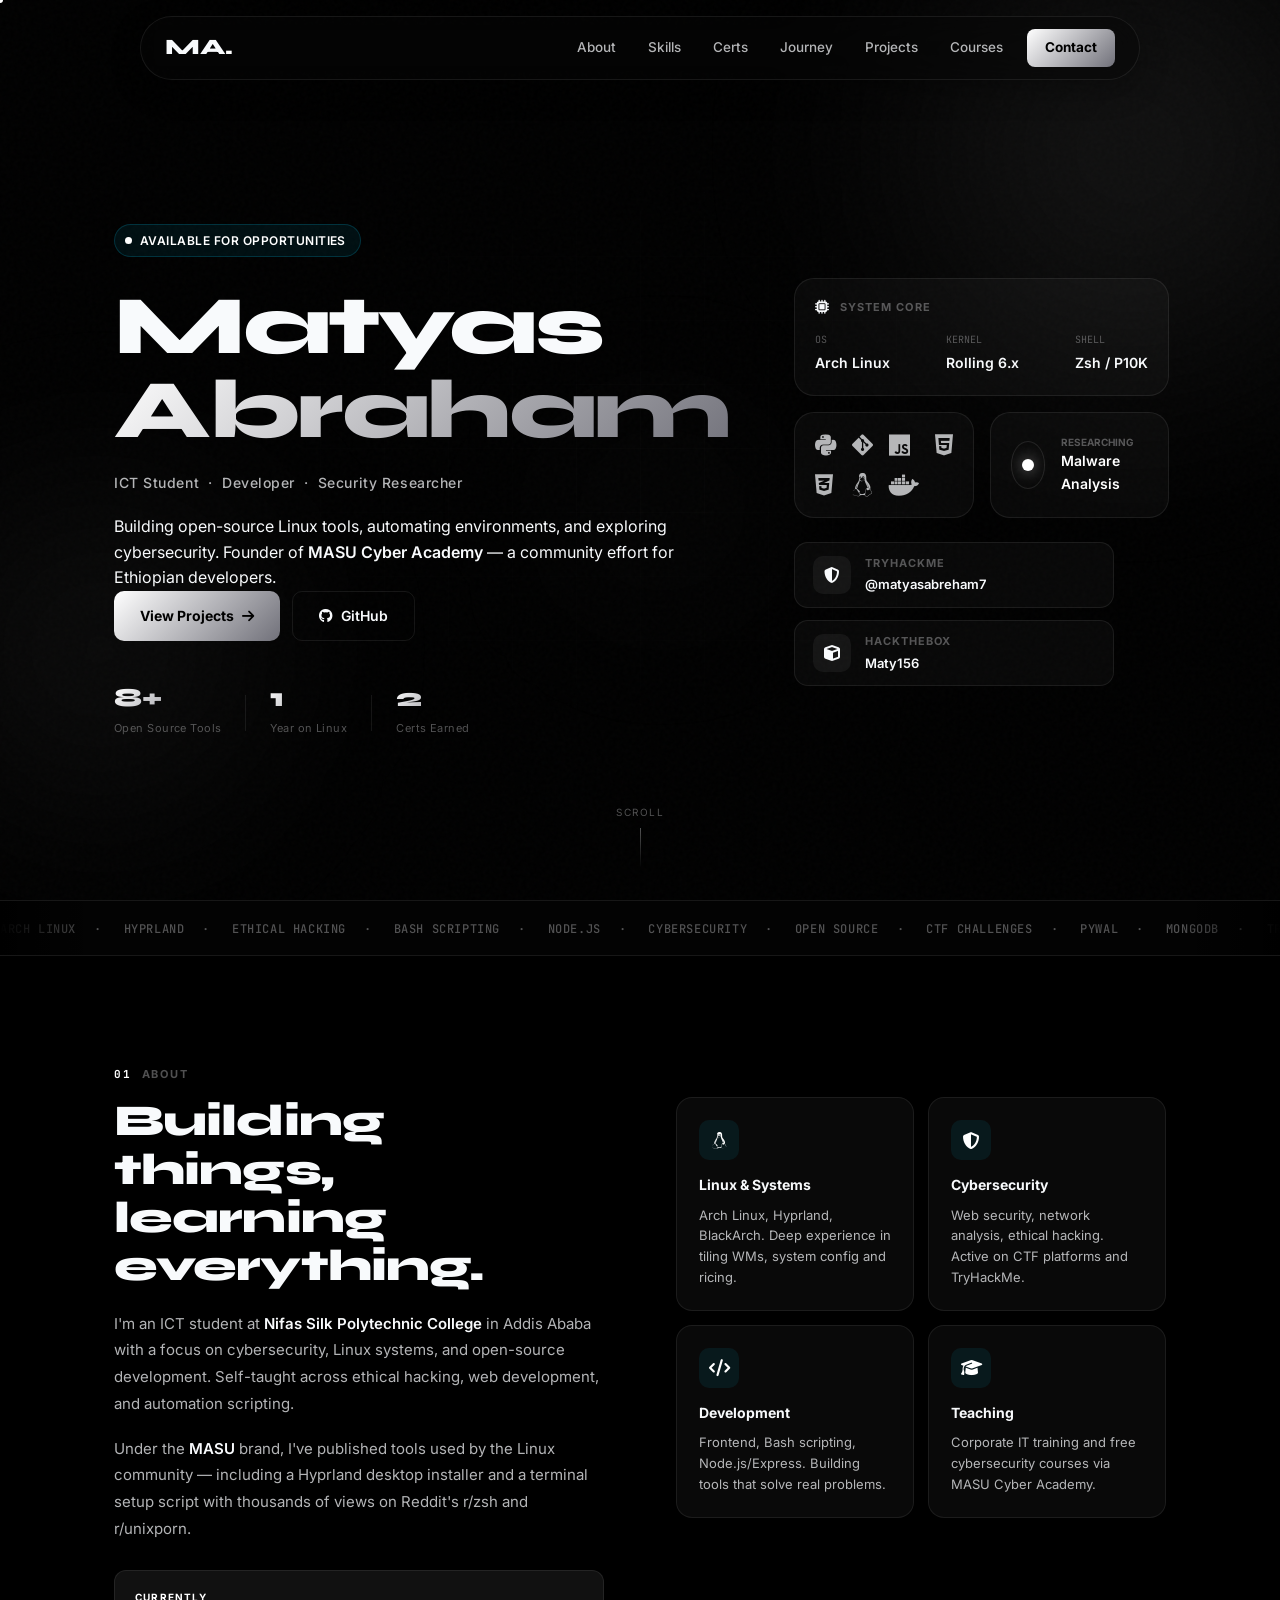
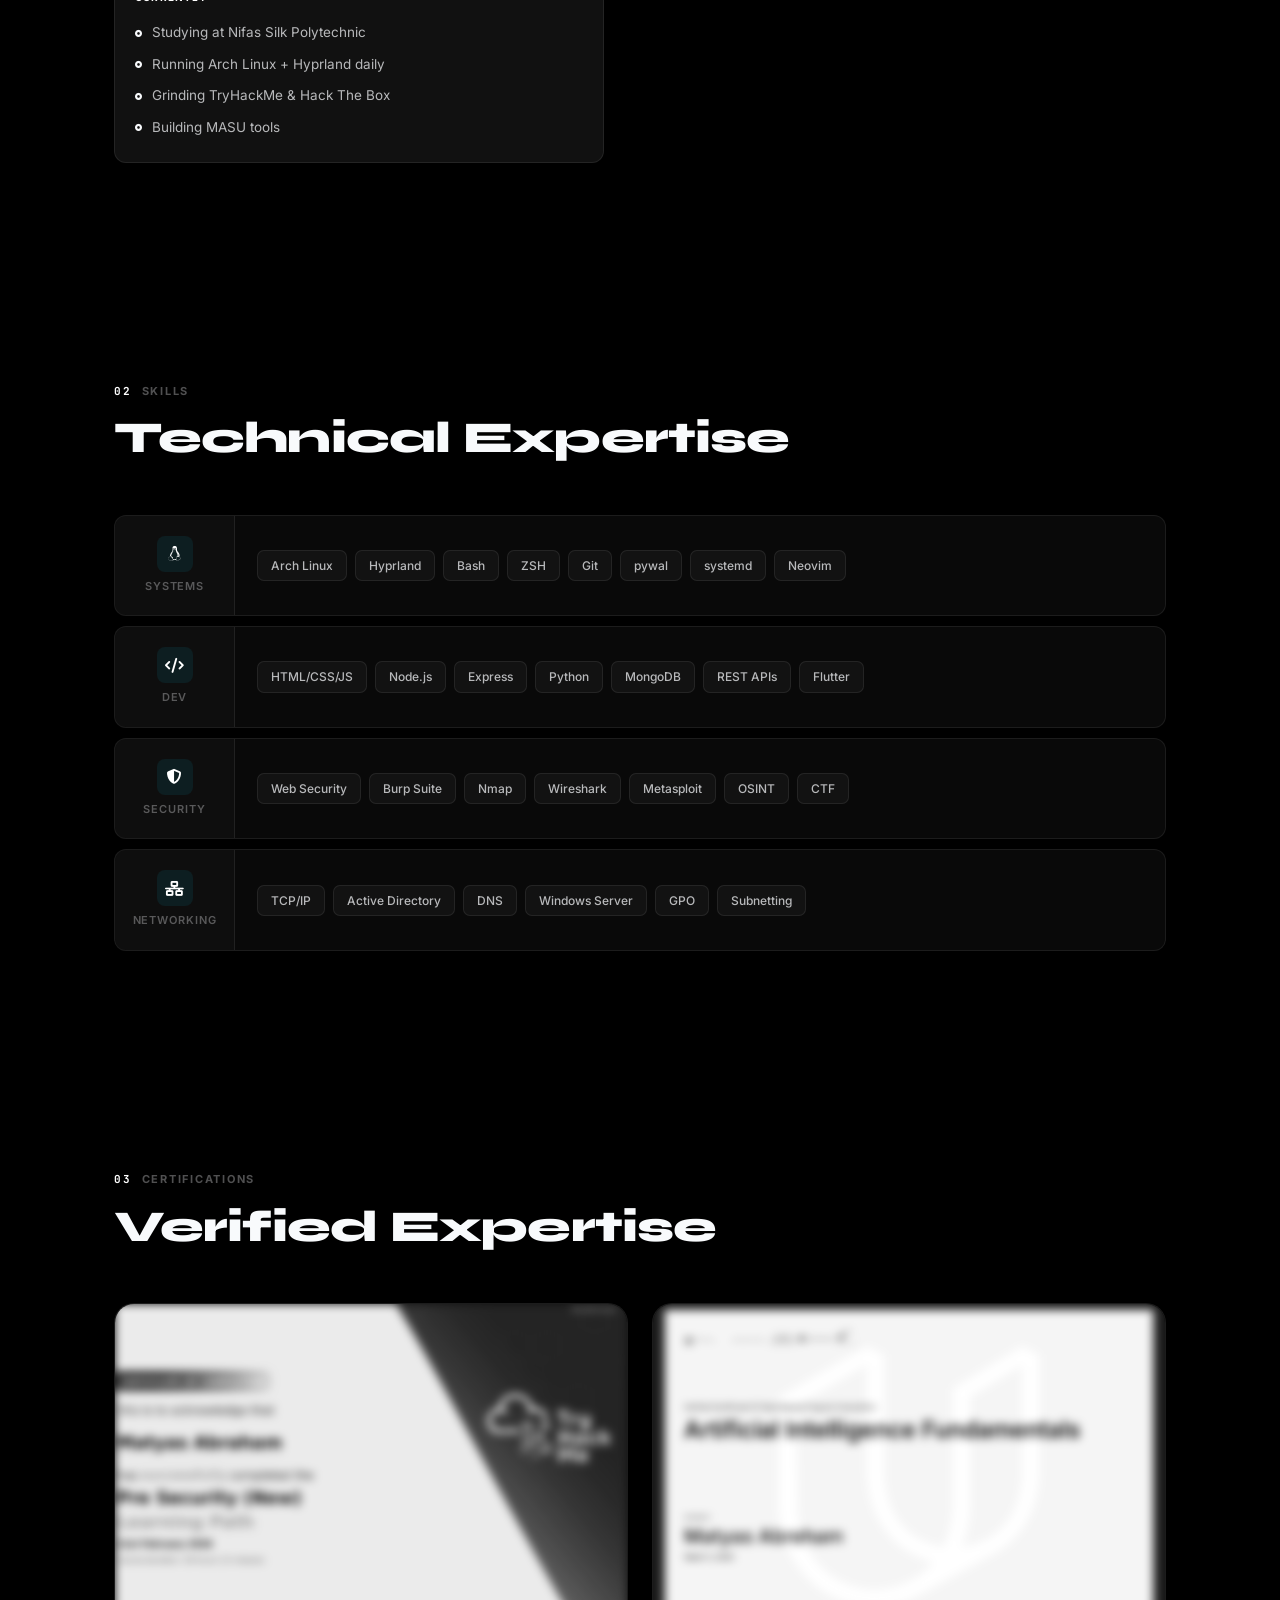
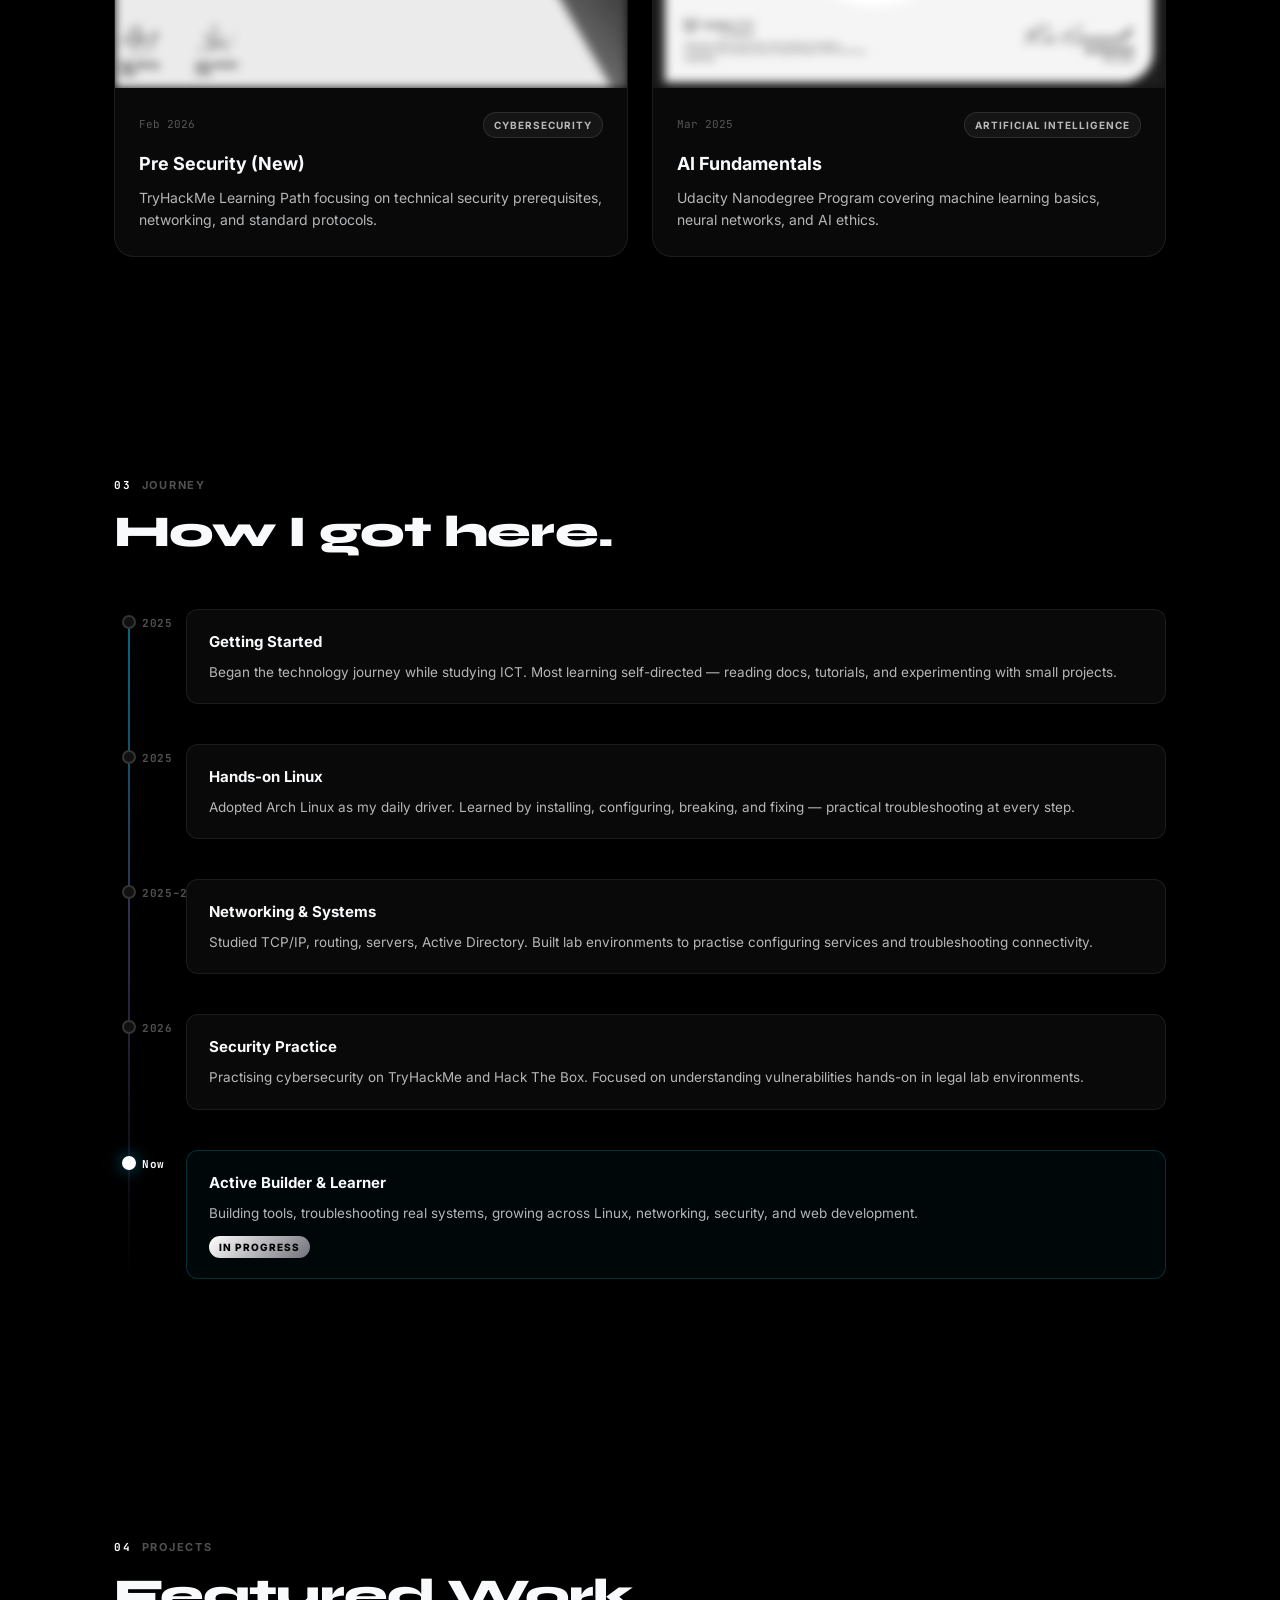
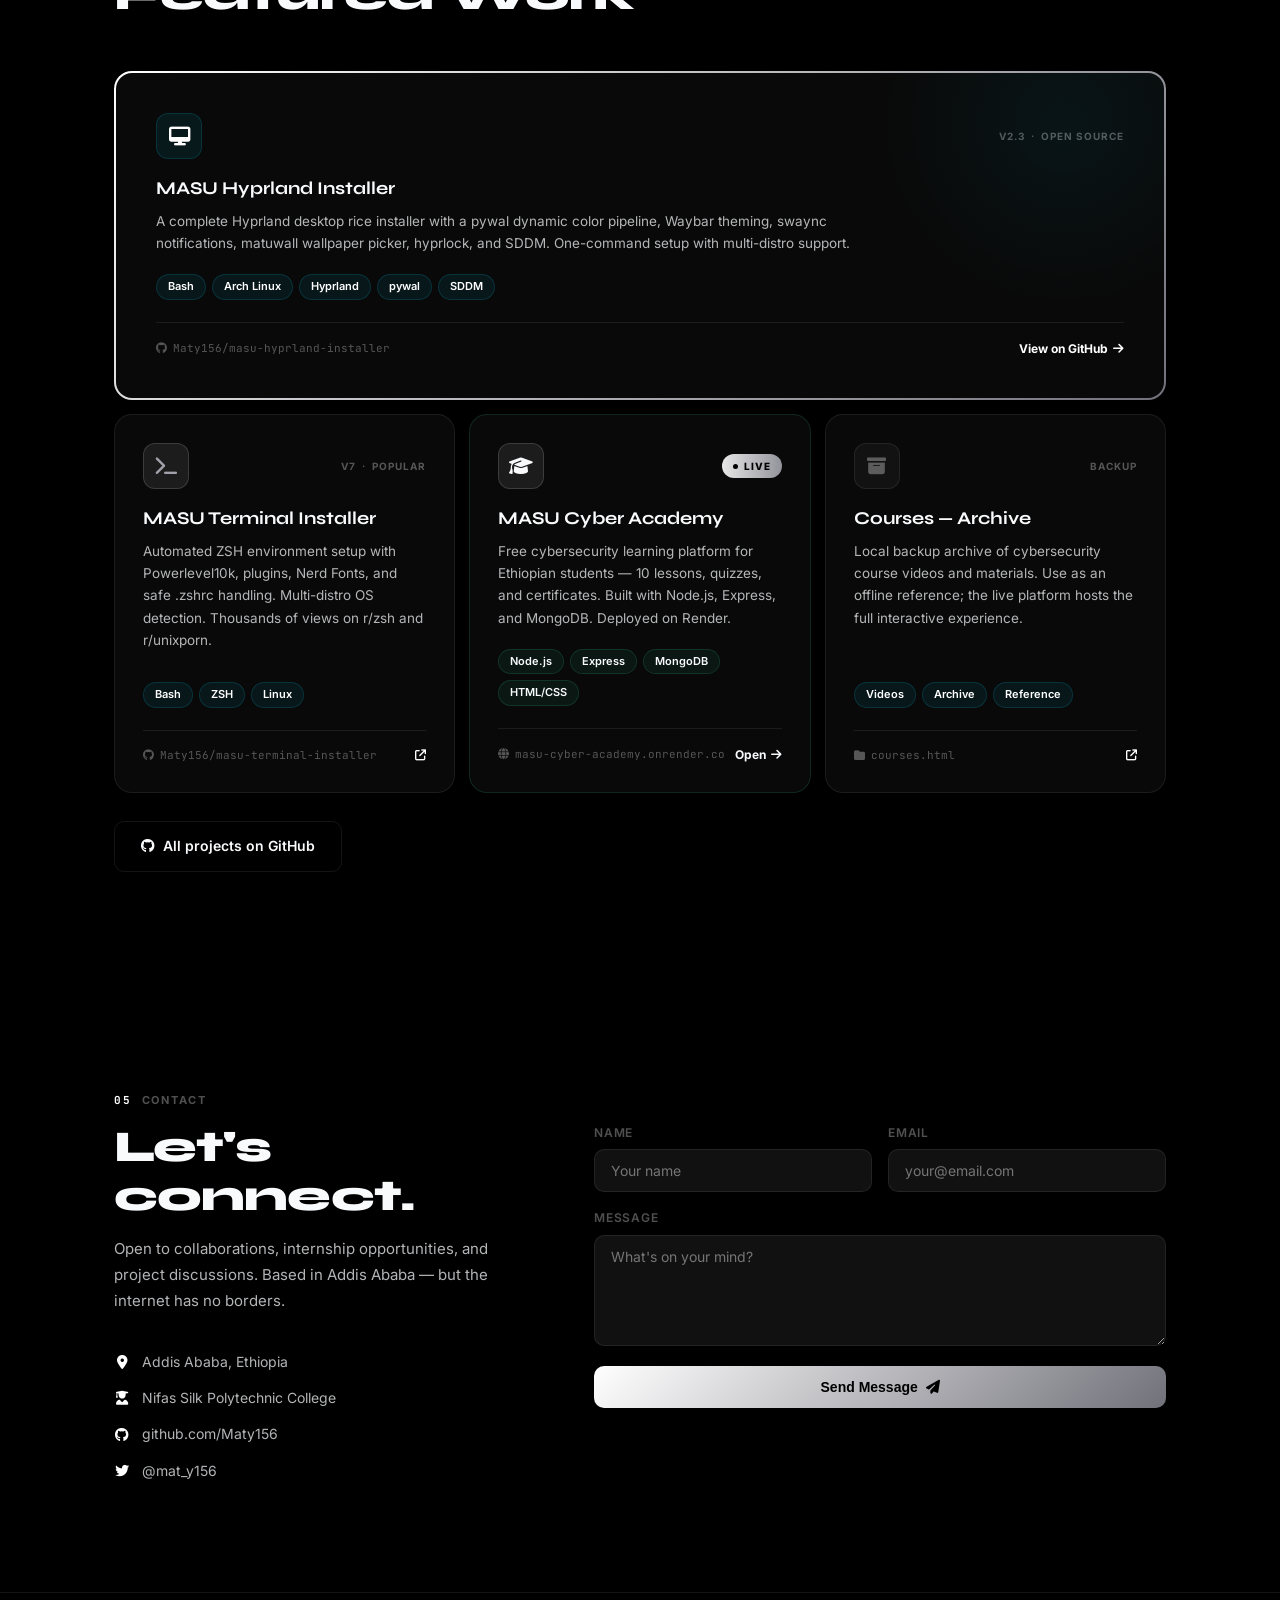
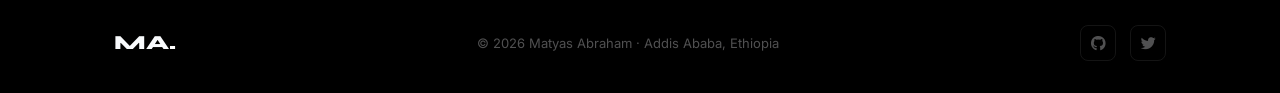
<file: index.html>
<!DOCTYPE html>
<html lang="en">

<head>
  <meta charset="UTF-8">
  <meta name="viewport" content="width=device-width, initial-scale=1.0">
  <title>Matyas Abraham — Developer & Security Researcher</title>
  <meta name="description"
    content="Portfolio of Matyas Abraham — ICT student, developer, and cybersecurity researcher from Addis Ababa, Ethiopia.">

  <!-- Favicon / App Icons -->
  <link rel="icon" type="image/x-icon" href="favicon.ico">
  <link rel="icon" type="image/png" sizes="16x16" href="img/icons/favicon-16x16.png">
  <link rel="icon" type="image/png" sizes="32x32" href="img/icons/favicon-32x32.png">
  <link rel="icon" type="image/png" sizes="48x48" href="img/icons/favicon-48x48.png">
  <link rel="apple-touch-icon" sizes="180x180" href="img/icons/apple-touch-icon.png">
  <link rel="manifest" href="site.webmanifest">
  <meta name="theme-color" content="#000000">

  <!-- Open Graph / Facebook -->
  <meta property="og:type" content="website">
  <meta property="og:url" content="https://maty156.github.io/">
  <meta property="og:title" content="Matyas Abraham — Developer & Security Researcher">
  <meta property="og:description"
    content="ICT student, developer, and cybersecurity researcher from Addis Ababa, Ethiopia.">
  <meta property="og:image" content="https://maty156.github.io/meta-image.png">

  <!-- Twitter -->
  <meta property="twitter:card" content="summary_large_image">
  <meta property="twitter:url" content="https://maty156.github.io/">
  <meta property="twitter:title" content="Matyas Abraham — Developer & Security Researcher">
  <meta property="twitter:description"
    content="ICT student, developer, and cybersecurity researcher from Addis Ababa, Ethiopia.">
  <meta property="twitter:image" content="https://maty156.github.io/meta-image.png">

  <link rel="preconnect" href="https://fonts.googleapis.com">
  <link rel="preconnect" href="https://fonts.gstatic.com" crossorigin>
  <link
    href="https://fonts.googleapis.com/css2?family=Inter:wght@300;400;500;600;700&family=Syne:wght@700;800&family=JetBrains+Mono:wght@400;500;700&display=swap"
    rel="stylesheet">
  <link rel="stylesheet" href="https://cdnjs.cloudflare.com/ajax/libs/font-awesome/6.5.1/css/all.min.css">
  <link rel="stylesheet" href="css/style.css">
</head>

<body>

  <!-- CURSOR -->
  <div class="cursor-dot"></div>
  <div class="cursor-outline"></div>

  <!-- NAV -->
  <nav id="navbar">
    <div class="nav-inner">
      <a href="#" class="nav-logo">MA<span class="nav-logo-dot">.</span></a>
      <div class="nav-links">
        <a href="#about">About</a>
        <a href="#skills">Skills</a>
        <a href="#certs">Certs</a>
        <a href="#journey">Journey</a>
        <a href="#projects">Projects</a>
        <a href="https://masu-cyber-academy.onrender.com/" target="_blank" rel="noopener">Courses</a>
        <a href="#contact" class="nav-cta">Contact</a>
      </div>
      <button class="nav-toggle" id="navToggle" aria-label="Toggle navigation menu"><i class="fas fa-bars"></i></button>
    </div>
  </nav>

  <!-- HERO -->
  <section id="hero">
    <div class="hero-bg">
      <canvas id="nexusCanvas"></canvas>
      <div class="orb orb-1"></div>
      <div class="orb orb-2"></div>
      <div class="orb orb-3"></div>
      <div class="grid-overlay"></div>
    </div>
    <div class="hero-inner container">
      <div class="hero-left">
        <div class="hero-status">
          <span class="status-dot"></span>
          <span>Available for opportunities</span>
        </div>
        <h1 class="hero-name">
          Matyas<br>
          <span class="hero-name-grad">Abraham</span>
        </h1>
        <p class="hero-role">ICT Student &nbsp;·&nbsp; Developer &nbsp;·&nbsp; Security Researcher</p>
          Building open-source Linux tools, automating environments, and exploring cybersecurity.
          Founder of <strong>MASU Cyber Academy</strong> — a community effort for Ethiopian developers.
        <div class="hero-actions">
          <a href="#projects" class="btn-grad">View Projects <i class="fas fa-arrow-right"></i></a>
          <a href="https://github.com/Maty156" target="_blank" class="btn-ghost"><i class="fab fa-github"></i>
            GitHub</a>
        </div>
        <div class="hero-stats">
          <div class="hstat">
            <span class="hstat-num">8+</span>
            <span class="hstat-label">Open Source Tools</span>
          </div>
          <div class="hstat-sep"></div>
          <div class="hstat">
            <span class="hstat-num">1</span>
            <span class="hstat-label">Year on Linux</span>
          </div>
          <div class="hstat-sep"></div>
          <div class="hstat">
            <span class="hstat-num">2</span>
            <span class="hstat-label">Certs Earned</span>
          </div>
        </div>
      </div>

      <div class="hero-right">
        <div class="sys-dashboard reveal">
          <!-- Card 1: Environment -->
          <div class="sys-card sys-env">
            <div class="sys-card-head">
              <i class="fas fa-microchip"></i>
              <span>System Core</span>
            </div>
            <div class="sys-env-list">
              <div class="env-item">
                <span class="env-label">OS</span>
                <span class="env-val">Arch Linux</span>
              </div>
              <div class="env-item">
                <span class="env-label">KERNEL</span>
                <span class="env-val">Rolling 6.x</span>
              </div>
              <div class="env-item">
                <span class="env-label">SHELL</span>
                <span class="env-val">Zsh / P10K</span>
              </div>
            </div>
          </div>
          
          <!-- Card 2: Tech Matrix -->
          <div class="sys-card sys-tech">
            <div class="sys-tech-grid">
              <i class="fab fa-python" title="Python"></i>
              <i class="fab fa-git-alt" title="Git"></i>
              <i class="fab fa-js" title="Javascript"></i>
              <i class="fab fa-html5" title="HTML5"></i>
              <i class="fab fa-css3-alt" title="CSS3"></i>
              <i class="fab fa-linux" title="Linux"></i>
              <i class="fab fa-docker" title="Docker"></i>
            </div>
          </div>

          <!-- Card 3: Research Status -->
          <div class="sys-card sys-vult">
            <div class="sys-vult-inner">
              <div class="vult-radar">
                <div class="radar-ping"></div>
              </div>
              <div class="vult-text">
                <span class="vult-label">Researching</span>
                <span class="vult-val">Malware Analysis</span>
              </div>
            </div>
          </div>
        </div>

        <div class="sec-widget reveal">
          <a href="https://tryhackme.com/p/matyasabreham7" target="_blank" class="sw-card">
            <div class="sw-icon"><i class="fas fa-shield-halved"></i></div>
            <div class="sw-info">
              <span class="sw-label">TryHackMe</span>
              <span class="sw-val">@matyasabreham7</span>
            </div>
            <i class="fas fa-arrow-up-right-from-square sw-ext"></i>
          </a>
          <a href="https://profile.hackthebox.com/profile/019c77ea-1d74-70b5-8529-9a077466c3f4" target="_blank"
            class="sw-card">
            <div class="sw-icon"><i class="fas fa-cube"></i></div>
            <div class="sw-info">
              <span class="sw-label">HackTheBox</span>
              <span class="sw-val">Maty156</span>
            </div>
            <i class="fas fa-arrow-up-right-from-square sw-ext"></i>
          </a>
        </div>

      </div>
    </div>
    <div class="hero-scroll-hint">
      <span>scroll</span>
      <div class="scroll-line"></div>
    </div>
  </section>

  <!-- MARQUEE STRIP -->
  <div class="marquee-strip" aria-hidden="true">
    <div class="marquee-track">
      <span>Arch Linux</span><span>·</span>
      <span>Hyprland</span><span>·</span>
      <span>Ethical Hacking</span><span>·</span>
      <span>Bash Scripting</span><span>·</span>
      <span>Node.js</span><span>·</span>
      <span>Cybersecurity</span><span>·</span>
      <span>Open Source</span><span>·</span>
      <span>CTF Challenges</span><span>·</span>
      <span>pywal</span><span>·</span>
      <span>MongoDB</span><span>·</span>
      <span>TryHackMe</span><span>·</span>
      <span>ZSH</span><span>·</span>
      <span>Arch Linux</span><span>·</span>
      <span>Hyprland</span><span>·</span>
      <span>Ethical Hacking</span><span>·</span>
      <span>Bash Scripting</span><span>·</span>
      <span>Node.js</span><span>·</span>
      <span>Cybersecurity</span><span>·</span>
      <span>Open Source</span><span>·</span>
      <span>CTF Challenges</span><span>·</span>
      <span>pywal</span><span>·</span>
      <span>MongoDB</span><span>·</span>
      <span>TryHackMe</span><span>·</span>
      <span>ZSH</span><span>·</span>
    </div>
  </div>

  <!-- ABOUT -->
  <section id="about" class="section reveal">
    <div class="container">
      <div class="sec-eyebrow"><span class="sec-num">01</span> About</div>
      <div class="about-layout">
        <div class="about-text">
          <h2>Building things,<br>learning everything.</h2>
          <p>
            I'm an ICT student at <strong>Nifas Silk Polytechnic College</strong> in Addis Ababa
            with a focus on cybersecurity, Linux systems, and open-source development.
            Self-taught across ethical hacking, web development, and automation scripting.
          </p>
          <p>
            Under the <strong>MASU</strong> brand, I've published tools used by the Linux community —
            including a Hyprland desktop installer and a terminal setup script with thousands of
            views on Reddit's r/zsh and r/unixporn.
          </p>
          <div class="currently">
            <div class="currently-label">Currently</div>
            <div class="currently-items">
              <div class="cur-item"><i class="fas fa-circle-dot"></i> Studying at Nifas Silk Polytechnic</div>
              <div class="cur-item"><i class="fas fa-circle-dot"></i> Running Arch Linux + Hyprland daily</div>
              <div class="cur-item"><i class="fas fa-circle-dot"></i> Grinding TryHackMe &amp; Hack The Box</div>
              <div class="cur-item"><i class="fas fa-circle-dot"></i> Building MASU tools</div>
            </div>
          </div>
        </div>
        <div class="about-cards">
          <div class="acard stagger">
            <div class="acard-icon"><i class="fab fa-linux"></i></div>
            <h4>Linux &amp; Systems</h4>
            <p>Arch Linux, Hyprland, BlackArch. Deep experience in tiling WMs, system config and ricing.</p>
          </div>
          <div class="acard stagger">
            <div class="acard-icon"><i class="fas fa-shield-halved"></i></div>
            <h4>Cybersecurity</h4>
            <p>Web security, network analysis, ethical hacking. Active on CTF platforms and TryHackMe.</p>
          </div>
          <div class="acard stagger">
            <div class="acard-icon"><i class="fas fa-code"></i></div>
            <h4>Development</h4>
            <p>Frontend, Bash scripting, Node.js/Express. Building tools that solve real problems.</p>
          </div>
          <div class="acard stagger">
            <div class="acard-icon"><i class="fas fa-graduation-cap"></i></div>
            <h4>Teaching</h4>
            <p>Corporate IT training and free cybersecurity courses via MASU Cyber Academy.</p>
          </div>
        </div>
      </div>
    </div>
  </section>

  <!-- SKILLS -->
  <section id="skills" class="section reveal">
    <div class="container">
      <div class="sec-eyebrow"><span class="sec-num">02</span> Skills</div>
      <h2>Technical Expertise</h2>
      <div class="skills-wrap">
        <div class="skill-row stagger">
          <div class="skill-cat">
            <div class="skill-cat-icon"><i class="fab fa-linux"></i></div>
            <span>Systems</span>
          </div>
          <div class="skill-pills">
            <span>Arch Linux</span><span>Hyprland</span><span>Bash</span><span>ZSH</span>
            <span>Git</span><span>pywal</span><span>systemd</span><span>Neovim</span>
          </div>
        </div>
        <div class="skill-row stagger">
          <div class="skill-cat">
            <div class="skill-cat-icon"><i class="fas fa-code"></i></div>
            <span>Dev</span>
          </div>
          <div class="skill-pills">
            <span>HTML/CSS/JS</span><span>Node.js</span><span>Express</span>
            <span>Python</span><span>MongoDB</span><span>REST APIs</span><span>Flutter</span>
          </div>
        </div>
        <div class="skill-row stagger">
          <div class="skill-cat">
            <div class="skill-cat-icon"><i class="fas fa-shield-halved"></i></div>
            <span>Security</span>
          </div>
          <div class="skill-pills">
            <span>Web Security</span><span>Burp Suite</span><span>Nmap</span>
            <span>Wireshark</span><span>Metasploit</span><span>OSINT</span><span>CTF</span>
          </div>
        </div>
        <div class="skill-row stagger">
          <div class="skill-cat">
            <div class="skill-cat-icon"><i class="fas fa-network-wired"></i></div>
            <span>Networking</span>
          </div>
          <div class="skill-pills">
            <span>TCP/IP</span><span>Active Directory</span><span>DNS</span>
            <span>Windows Server</span><span>GPO</span><span>Subnetting</span>
          </div>
        </div>
      </div>
    </div>
  </section>

  <!-- CERTIFICATIONS -->
  <section id="certs" class="section reveal">
    <div class="container">
      <div class="sec-eyebrow"><span class="sec-num">03</span> Certifications</div>
      <h2>Verified Expertise</h2>
      <div class="cert-grid">
        <div class="cert-card stagger">
          <div class="cert-img-wrap">
            <img src="img/cert-thm.png" alt="TryHackMe Pre Security Certificate">
            <div class="cert-overlay">
              <a href="#contact" class="btn-cert">Request ID <i class="fas fa-lock"></i></a>
            </div>
          </div>
          <div class="cert-content">
            <div class="cert-top">
              <span class="cert-date">Feb 2026</span>
              <span class="cert-tag">Cybersecurity</span>
            </div>
            <h4>Pre Security (New)</h4>
            <p>TryHackMe Learning Path focusing on technical security prerequisites, networking, and standard protocols.
            </p>
          </div>
        </div>
        <div class="cert-card stagger">
          <div class="cert-img-wrap">
            <img src="img/cert-udacity.png" alt="Udacity AI Fundamentals Certificate">
            <div class="cert-overlay">
              <a href="#contact" class="btn-cert">Request ID <i class="fas fa-lock"></i></a>
            </div>
          </div>
          <div class="cert-content">
            <div class="cert-top">
              <span class="cert-date">Mar 2025</span>
              <span class="cert-tag">Artificial Intelligence</span>
            </div>
            <h4>AI Fundamentals</h4>
            <p>Udacity Nanodegree Program covering machine learning basics, neural networks, and AI ethics.</p>
          </div>
        </div>
      </div>
    </div>
  </section>

  <!-- JOURNEY -->
  <section id="journey" class="section reveal">
    <div class="container">
      <div class="sec-eyebrow"><span class="sec-num">03</span> Journey</div>
      <h2>How I got here.</h2>
      <div class="tl">
        <div class="tl-line"></div>
        <div class="tl-item stagger">
          <div class="tl-node"></div>
          <div class="tl-year">2025</div>
          <div class="tl-card">
            <h4>Getting Started</h4>
            <p>Began the technology journey while studying ICT. Most learning self-directed — reading docs, tutorials,
              and experimenting with small projects.</p>
          </div>
        </div>
        <div class="tl-item stagger">
          <div class="tl-node"></div>
          <div class="tl-year">2025</div>
          <div class="tl-card">
            <h4>Hands-on Linux</h4>
            <p>Adopted Arch Linux as my daily driver. Learned by installing, configuring, breaking, and fixing —
              practical troubleshooting at every step.</p>
          </div>
        </div>
        <div class="tl-item stagger">
          <div class="tl-node"></div>
          <div class="tl-year">2025–26</div>
          <div class="tl-card">
            <h4>Networking &amp; Systems</h4>
            <p>Studied TCP/IP, routing, servers, Active Directory. Built lab environments to practise configuring
              services and troubleshooting connectivity.</p>
          </div>
        </div>
        <div class="tl-item stagger">
          <div class="tl-node"></div>
          <div class="tl-year">2026</div>
          <div class="tl-card">
            <h4>Security Practice</h4>
            <p>Practising cybersecurity on TryHackMe and Hack The Box. Focused on understanding vulnerabilities hands-on
              in legal lab environments.</p>
          </div>
        </div>
        <div class="tl-item tl-item--active stagger">
          <div class="tl-node tl-node--active"></div>
          <div class="tl-year tl-year--active">Now</div>
          <div class="tl-card tl-card--active">
            <h4>Active Builder &amp; Learner</h4>
            <p>Building tools, troubleshooting real systems, growing across Linux, networking, security, and web
              development.</p>
            <span class="tl-chip">In Progress</span>
          </div>
        </div>
      </div>
    </div>
  </section>

  <!-- PROJECTS -->
  <section id="projects" class="section reveal">
    <div class="container">
      <div class="sec-eyebrow"><span class="sec-num">04</span> Projects</div>
      <h2>Featured Work</h2>

      <div class="bento">

        <!-- FEATURED -->
        <a href="https://github.com/Maty156/masu-hyprland-installer" target="_blank" rel="noopener"
          class="bcard bcard--feat stagger">
          <div class="bcard-glow"></div>
          <div class="bcard-top">
            <div class="bcard-icon"><i class="fas fa-desktop"></i></div>
            <span class="bcard-chip">v2.3 &nbsp;·&nbsp; Open Source</span>
          </div>
          <h3>MASU Hyprland Installer</h3>
          <p>A complete Hyprland desktop rice installer with a pywal dynamic color pipeline, Waybar theming, swaync
            notifications, matuwall wallpaper picker, hyprlock, and SDDM. One-command setup with multi-distro support.
          </p>
          <div class="bcard-tags">
            <span>Bash</span><span>Arch Linux</span><span>Hyprland</span><span>pywal</span><span>SDDM</span>
          </div>
          <div class="bcard-foot">
            <span class="bcard-repo"><i class="fab fa-github"></i> Maty156/masu-hyprland-installer</span>
            <span class="bcard-cta">View on GitHub <i class="fas fa-arrow-right"></i></span>
          </div>
        </a>

        <!-- ROW OF 3 -->
        <div class="bento-row">

          <a href="https://github.com/Maty156/masu-terminal-installer" target="_blank" rel="noopener"
            class="bcard stagger">
            <div class="bcard-top">
              <div class="bcard-icon bcard-icon--purple"><i class="fas fa-terminal"></i></div>
              <span class="bcard-chip">v7 &nbsp;·&nbsp; Popular</span>
            </div>
            <h3>MASU Terminal Installer</h3>
            <p>Automated ZSH environment setup with Powerlevel10k, plugins, Nerd Fonts, and safe .zshrc handling.
              Multi-distro OS detection. Thousands of views on r/zsh and r/unixporn.</p>
            <div class="bcard-tags"><span>Bash</span><span>ZSH</span><span>Linux</span></div>
            <div class="bcard-foot">
              <span class="bcard-repo"><i class="fab fa-github"></i> Maty156/masu-terminal-installer</span>
              <i class="fas fa-arrow-up-right-from-square bcard-ext"></i>
            </div>
          </a>

          <a href="https://masu-cyber-academy.onrender.com/" target="_blank" rel="noopener"
            class="bcard bcard--live stagger">
            <div class="bcard-top">
              <div class="bcard-icon bcard-icon--green"><i class="fas fa-graduation-cap"></i></div>
              <span class="bcard-live-badge"><span class="bcard-live-dot"></span>Live</span>
            </div>
            <h3>MASU Cyber Academy</h3>
            <p>Free cybersecurity learning platform for Ethiopian students — 10 lessons, quizzes, and certificates.
              Built with Node.js, Express, and MongoDB. Deployed on Render.</p>
            <div class="bcard-tags"><span>Node.js</span><span>Express</span><span>MongoDB</span><span>HTML/CSS</span>
            </div>
            <div class="bcard-foot">
              <span class="bcard-repo"><i class="fas fa-globe"></i> masu-cyber-academy.onrender.com</span>
              <span class="bcard-cta bcard-cta--green">Open <i class="fas fa-arrow-right"></i></span>
            </div>
          </a>

          <a href="courses.html" target="_blank" rel="noopener" class="bcard bcard--muted stagger">
            <div class="bcard-top">
              <div class="bcard-icon bcard-icon--dim"><i class="fas fa-archive"></i></div>
              <span class="bcard-chip">Backup</span>
            </div>
            <h3>Courses — Archive</h3>
            <p>Local backup archive of cybersecurity course videos and materials. Use as an offline reference; the live
              platform hosts the full interactive experience.</p>
            <div class="bcard-tags"><span>Videos</span><span>Archive</span><span>Reference</span></div>
            <div class="bcard-foot">
              <span class="bcard-repo"><i class="fas fa-folder"></i> courses.html</span>
              <i class="fas fa-arrow-up-right-from-square bcard-ext"></i>
            </div>
          </a>

        </div>
      </div>

      <div class="bento-more">
        <a href="https://github.com/Maty156" target="_blank" class="btn-ghost">
          <i class="fab fa-github"></i> All projects on GitHub
        </a>
      </div>
    </div>
  </section>

  <!-- CONTACT -->
  <section id="contact" class="section reveal">
    <div class="container">
      <div class="sec-eyebrow"><span class="sec-num">05</span> Contact</div>
      <div class="contact-wrap">
        <div class="contact-left">
          <h2>Let's connect.</h2>
          <p>Open to collaborations, internship opportunities, and project discussions. Based in Addis Ababa — but the
            internet has no borders.</p>
          <div class="contact-info">
            <div class="ci-row"><i class="fas fa-location-dot"></i><span>Addis Ababa, Ethiopia</span></div>
            <div class="ci-row"><i class="fas fa-user-graduate"></i><span>Nifas Silk Polytechnic College</span></div>
            <a class="ci-row" href="https://github.com/Maty156" target="_blank">
              <i class="fab fa-github"></i><span>github.com/Maty156</span>
            </a>
            <a class="ci-row" href="https://twitter.com/mat_y156" target="_blank">
              <i class="fab fa-twitter"></i><span>@mat_y156</span>
            </a>
          </div>
        </div>
        <form id="contact-form" class="contact-form" action="https://formspree.io/f/xwvjwnyq" method="POST">
          <div class="cf-row">
            <div class="cf-field">
              <label>Name</label>
              <input type="text" name="name" placeholder="Your name" required>
            </div>
            <div class="cf-field">
              <label>Email</label>
              <input type="email" name="email" placeholder="your@email.com" required>
            </div>
          </div>
          <div class="cf-field">
            <label>Message</label>
            <textarea name="message" rows="5" placeholder="What's on your mind?" required></textarea>
          </div>
          <button type="submit" class="btn-grad cf-submit">
            Send Message <i class="fas fa-paper-plane"></i>
          </button>
          <p id="form-status"></p>
        </form>
      </div>
    </div>
  </section>

  <!-- FOOTER -->
  <footer>
    <div class="container foot-inner">
      <div class="foot-logo">MA<span>.</span></div>
      <p class="foot-copy">© 2026 Matyas Abraham · Addis Ababa, Ethiopia</p>
      <div class="foot-socials">
        <a href="https://github.com/Maty156" target="_blank" aria-label="GitHub"><i class="fab fa-github"></i></a>
        <a href="https://twitter.com/mat_y156" target="_blank" aria-label="Twitter"><i class="fab fa-twitter"></i></a>
      </div>
    </div>
  </footer>

  <!-- EASTER EGG -->
  <div id="easter-egg">
    <div class="egg-box">
      <pre class="egg-art">
███╗   ███╗ █████╗ ███████╗██╗   ██╗
████╗ ████║██╔══██╗██╔════╝██║   ██║
██╔████╔██║███████║███████╗██║   ██║
██║╚██╔╝██║██╔══██║╚════██║██║   ██║
██║ ╚═╝ ██║██║  ██║███████║╚██████╔╝
╚═╝     ╚═╝╚═╝  ╚═╝╚══════╝ ╚═════╝</pre>
      <h3>You found the secret 👾</h3>
      <p>Konami code on a portfolio? Classic hacker move.<br><code>↑ ↑ ↓ ↓ ← → ← → B A</code></p>
      <button onclick="document.getElementById('easter-egg').classList.remove('active')">[ close ]</button>
    </div>
  </div>

  <script src="js/script.js"></script>
  <script defer src="https://cloud.umami.is/script.js" data-website-id="2507e87b-8f45-49d3-807f-f985c57cd6ad"></script>
</body>

</html>
</file>
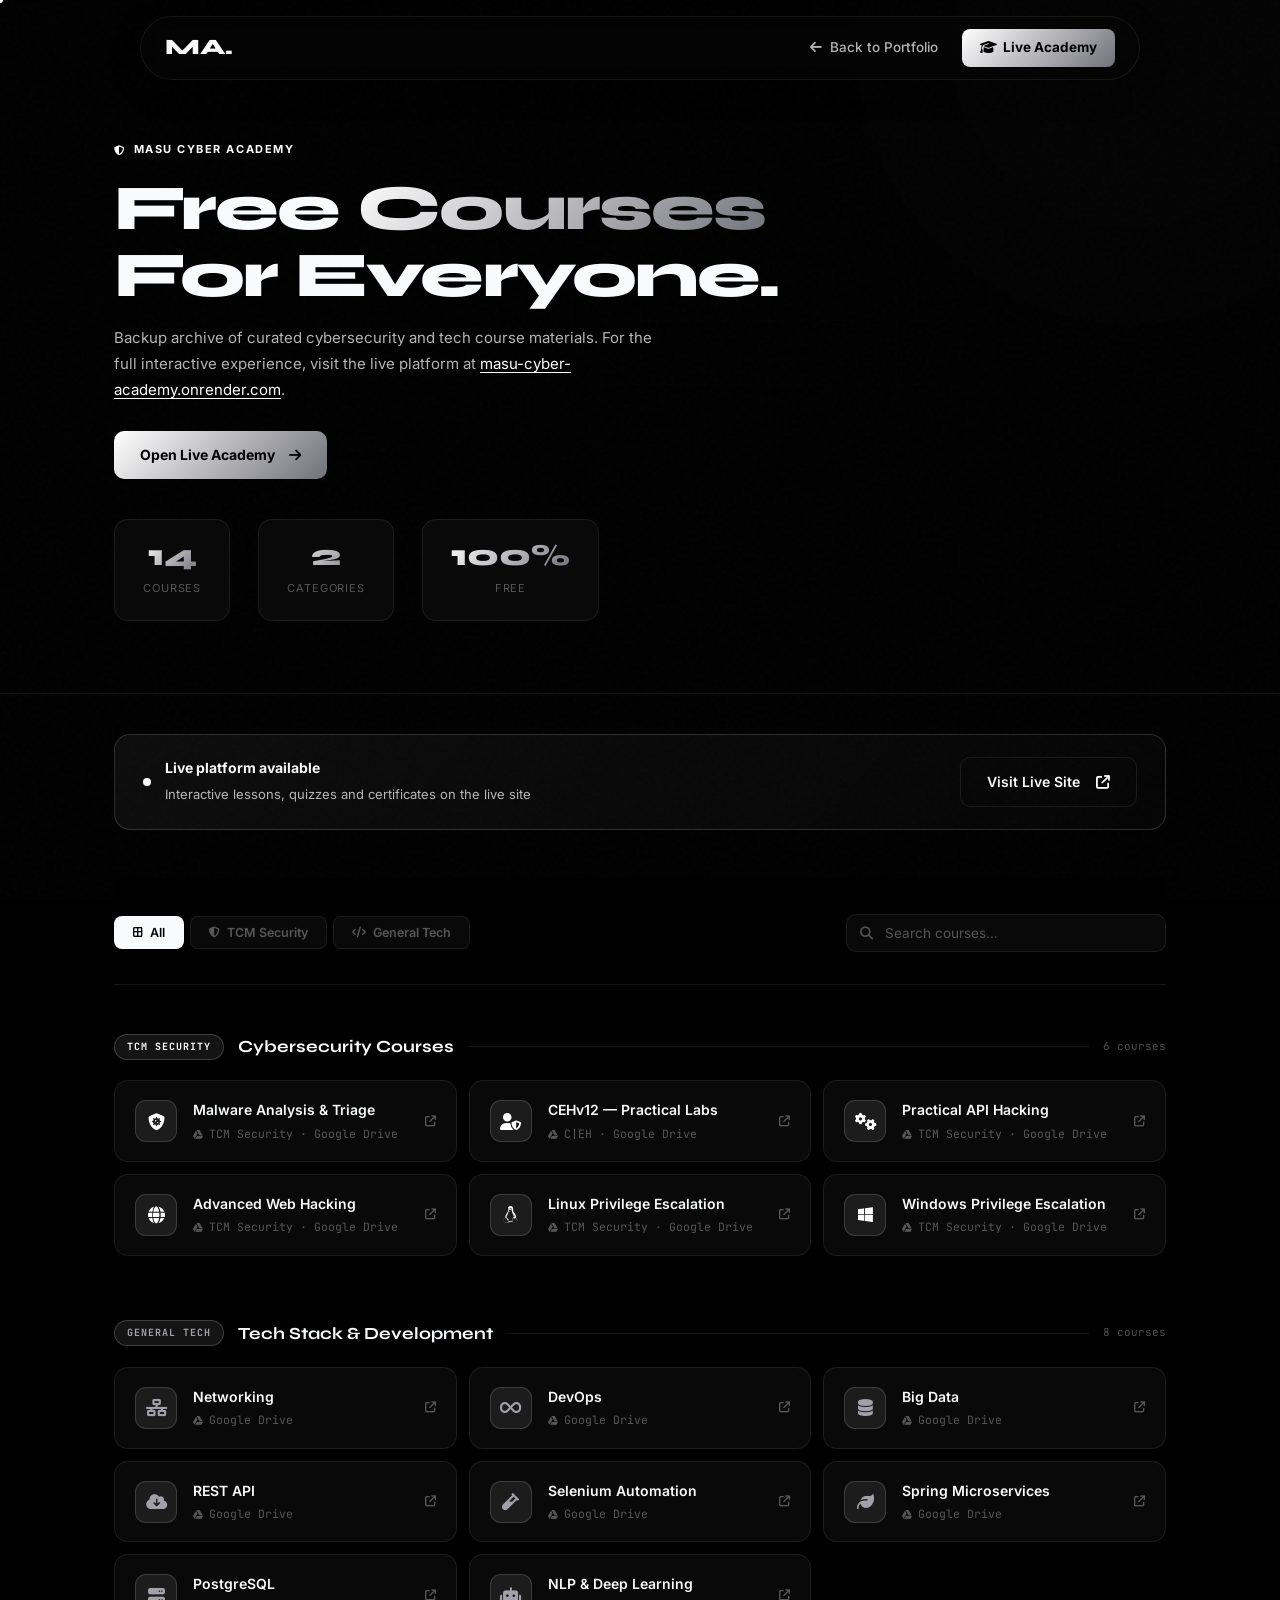
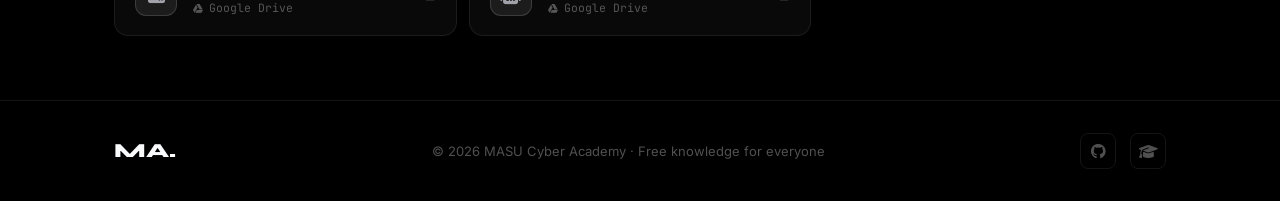
<file: courses.html>
<!DOCTYPE html>
<html lang="en">
<head>
  <meta charset="UTF-8">
  <meta name="viewport" content="width=device-width, initial-scale=1.0">
  <title>Courses — MASU Cyber Academy</title>
  <meta name="description" content="Free cybersecurity and tech courses curated by MASU Cyber Academy. Malware analysis, privilege escalation, web hacking, networking, and more.">

  <!-- Favicon / App Icons -->
  <link rel="icon" type="image/x-icon" href="favicon.ico">
  <link rel="icon" type="image/png" sizes="16x16" href="img/icons/favicon-16x16.png">
  <link rel="icon" type="image/png" sizes="32x32" href="img/icons/favicon-32x32.png">
  <link rel="icon" type="image/png" sizes="48x48" href="img/icons/favicon-48x48.png">
  <link rel="apple-touch-icon" sizes="180x180" href="img/icons/apple-touch-icon.png">
  <link rel="manifest" href="site.webmanifest">
  <meta name="theme-color" content="#000000">

  <!-- Open Graph / Facebook -->
  <meta property="og:type" content="website">
  <meta property="og:url" content="https://maty156.github.io/courses.html">
  <meta property="og:title" content="Courses — MASU Cyber Academy">
  <meta property="og:description" content="Free cybersecurity and tech courses. Malware analysis, privilege escalation, web hacking, and more.">
  <meta property="og:image" content="https://maty156.github.io/meta-image.png">

  <!-- Twitter -->
  <meta property="twitter:card" content="summary_large_image">
  <meta property="twitter:url" content="https://maty156.github.io/courses.html">
  <meta property="twitter:title" content="Courses — MASU Cyber Academy">
  <meta property="twitter:description" content="Free cybersecurity and tech courses. Malware analysis, privilege escalation, web hacking, and more.">
  <meta property="twitter:image" content="https://maty156.github.io/meta-image.png">

  <link rel="preconnect" href="https://fonts.googleapis.com">
  <link rel="preconnect" href="https://fonts.gstatic.com" crossorigin>
  <link href="https://fonts.googleapis.com/css2?family=Inter:wght@300;400;500;600;700&family=Syne:wght@700;800&family=JetBrains+Mono:wght@400;500;700&display=swap" rel="stylesheet">
  <link rel="stylesheet" href="https://cdnjs.cloudflare.com/ajax/libs/font-awesome/6.5.1/css/all.min.css">
  <link rel="stylesheet" href="css/style.css">
  <link rel="stylesheet" href="css/courses.css">
</head>
<body>

  <!-- CURSOR -->
  <div class="cursor-dot"></div>
  <div class="cursor-outline"></div>

  <!-- NAV -->
  <nav id="navbar">
    <div class="nav-inner">
      <a href="index.html" class="nav-logo">MA<span class="nav-logo-dot">.</span></a>
      <div class="nav-links">
        <a href="index.html"><i class="fas fa-arrow-left"></i> &nbsp;Back to Portfolio</a>
        <a href="https://masu-cyber-academy.onrender.com/" target="_blank" rel="noopener" class="nav-cta">
          <i class="fas fa-graduation-cap"></i> &nbsp;Live Academy
        </a>
      </div>
      <button class="nav-toggle" id="navToggle" aria-label="Toggle navigation menu"><i class="fas fa-bars"></i></button>
    </div>
  </nav>

  <!-- HERO -->
  <section class="ch-hero">
    <div class="ch-hero-bg">
      <div class="ch-orb ch-orb-1"></div>
      <div class="ch-orb ch-orb-2"></div>
      <div class="ch-grid"></div>
    </div>
    <div class="container ch-hero-inner">
      <div>
        <div class="ch-eyebrow"><i class="fas fa-shield-halved"></i> MASU Cyber Academy</div>
        <h1>Free <span>Courses</span><br>For Everyone.</h1>
        <p>
          Backup archive of curated cybersecurity and tech course materials.
          For the full interactive experience, visit the live platform at
          <a href="https://masu-cyber-academy.onrender.com/" target="_blank" rel="noopener">masu-cyber-academy.onrender.com</a>.
        </p>
        <div class="ch-hero-cta">
          <a href="https://masu-cyber-academy.onrender.com/" target="_blank" rel="noopener" class="btn-grad">
            Open Live Academy &nbsp;<i class="fas fa-arrow-right"></i>
          </a>
        </div>
      </div>
      <div class="ch-stats">
        <div class="ch-stat">
          <span class="ch-stat-num">14</span>
          <span class="ch-stat-label">Courses</span>
        </div>
        <div class="ch-stat">
          <span class="ch-stat-num">2</span>
          <span class="ch-stat-label">Categories</span>
        </div>
        <div class="ch-stat">
          <span class="ch-stat-num">100%</span>
          <span class="ch-stat-label">Free</span>
        </div>
      </div>
    </div>
  </section>

  <!-- MAIN -->
  <main>
    <div class="container">

      <!-- LIVE BANNER -->
      <div class="ch-live-banner" style="margin-top:40px;">
        <div class="ch-live-left">
          <div class="ch-live-dot"></div>
          <div class="ch-live-text">
            <strong>Live platform available</strong>
            <span>Interactive lessons, quizzes and certificates on the live site</span>
          </div>
        </div>
        <a href="https://masu-cyber-academy.onrender.com/" target="_blank" rel="noopener" class="btn-ghost" style="flex-shrink:0;">
          Visit Live Site &nbsp;<i class="fas fa-arrow-up-right-from-square"></i>
        </a>
      </div>

      <!-- TOOLBAR -->
      <div class="ch-toolbar">
        <div class="ch-filters">
          <button class="ch-filter-btn active" data-filter="all">
            <i class="fas fa-border-all"></i> All
          </button>
          <button class="ch-filter-btn" data-filter="tcm">
            <i class="fas fa-shield-halved"></i> TCM Security
          </button>
          <button class="ch-filter-btn" data-filter="gen">
            <i class="fas fa-code"></i> General Tech
          </button>
        </div>
        <div class="ch-search">
          <i class="fas fa-search"></i>
          <input type="text" id="courseSearch" placeholder="Search courses…" autocomplete="off" spellcheck="false">
          <span class="ch-search-count" id="searchCount"></span>
        </div>
      </div>

      <!-- TCM SECURITY -->
      <section class="ch-section" id="sec-tcm">
        <div class="ch-section-head">
          <span class="ch-section-badge tcm">TCM Security</span>
          <h2>Cybersecurity Courses</h2>
          <div class="ch-section-div"></div>
          <span class="ch-section-count">6 courses</span>
        </div>
        <div class="ch-grid-cards">

          <a href="https://drive.google.com/drive/folders/1D1_nqmhbCg082WvqJL3mKM_rqiOf-T-C"
             class="cc" data-cat="tcm" data-name="malware analysis triage tcm" target="_blank" rel="noopener">
            <div class="cc-icon tcm"><i class="fas fa-shield-virus"></i></div>
            <div class="cc-body">
              <span class="cc-title">Malware Analysis &amp; Triage</span>
              <div class="cc-meta"><i class="fab fa-google-drive"></i> TCM Security · Google Drive</div>
            </div>
            <i class="fas fa-arrow-up-right-from-square cc-arrow"></i>
          </a>

          <a href="https://drive.google.com/drive/u/0/mobile/folders/1bpv8NGkD4JyvR2BKHv5yeI5cOG9KAkRH"
             class="cc" data-cat="tcm" data-name="ceh certified ethical hacker practical labs" target="_blank" rel="noopener">
            <div class="cc-icon tcm"><i class="fas fa-user-shield"></i></div>
            <div class="cc-body">
              <span class="cc-title">CEHv12 — Practical Labs</span>
              <div class="cc-meta"><i class="fab fa-google-drive"></i> C|EH · Google Drive</div>
            </div>
            <i class="fas fa-arrow-up-right-from-square cc-arrow"></i>
          </a>

          <a href="https://drive.google.com/drive/u/0/mobile/folders/1ghcMWrnp1f9d5K2uFfnX3XYIkwN8nH_Y"
             class="cc" data-cat="tcm" data-name="api hacking practical tcm" target="_blank" rel="noopener">
            <div class="cc-icon tcm"><i class="fas fa-gears"></i></div>
            <div class="cc-body">
              <span class="cc-title">Practical API Hacking</span>
              <div class="cc-meta"><i class="fab fa-google-drive"></i> TCM Security · Google Drive</div>
            </div>
            <i class="fas fa-arrow-up-right-from-square cc-arrow"></i>
          </a>

          <a href="https://drive.google.com/drive/u/0/mobile/folders/1WP612lTEeST8OozhD9Wakz9XwCYpezPc"
             class="cc" data-cat="tcm" data-name="web hacking advanced tcm burp suite" target="_blank" rel="noopener">
            <div class="cc-icon tcm"><i class="fas fa-globe"></i></div>
            <div class="cc-body">
              <span class="cc-title">Advanced Web Hacking</span>
              <div class="cc-meta"><i class="fab fa-google-drive"></i> TCM Security · Google Drive</div>
            </div>
            <i class="fas fa-arrow-up-right-from-square cc-arrow"></i>
          </a>

          <a href="https://drive.google.com/drive/u/0/mobile/folders/19XoTMjl7rolIwT4QdJ6sUnfs8Mn9Gg6p"
             class="cc" data-cat="tcm" data-name="linux privilege escalation privesc tcm" target="_blank" rel="noopener">
            <div class="cc-icon tcm"><i class="fab fa-linux"></i></div>
            <div class="cc-body">
              <span class="cc-title">Linux Privilege Escalation</span>
              <div class="cc-meta"><i class="fab fa-google-drive"></i> TCM Security · Google Drive</div>
            </div>
            <i class="fas fa-arrow-up-right-from-square cc-arrow"></i>
          </a>

          <a href="https://drive.google.com/drive/u/0/mobile/folders/1bB34nOV74dkhDVYvhFgdgKjaHoTa0RPz"
             class="cc" data-cat="tcm" data-name="windows privilege escalation privesc tcm" target="_blank" rel="noopener">
            <div class="cc-icon tcm"><i class="fab fa-windows"></i></div>
            <div class="cc-body">
              <span class="cc-title">Windows Privilege Escalation</span>
              <div class="cc-meta"><i class="fab fa-google-drive"></i> TCM Security · Google Drive</div>
            </div>
            <i class="fas fa-arrow-up-right-from-square cc-arrow"></i>
          </a>

        </div>
      </section>

      <!-- GENERAL TECH -->
      <section class="ch-section" id="sec-gen">
        <div class="ch-section-head">
          <span class="ch-section-badge gen">General Tech</span>
          <h2>Tech Stack &amp; Development</h2>
          <div class="ch-section-div"></div>
          <span class="ch-section-count">8 courses</span>
        </div>
        <div class="ch-grid-cards">

          <a href="https://drive.google.com/folderview?id=15JEoEUqzmJ6q06TjJeJr0bgK5UMXD2CG"
             class="cc" data-cat="gen" data-name="networking cisco tcp ip" target="_blank" rel="noopener">
            <div class="cc-icon gen"><i class="fas fa-network-wired"></i></div>
            <div class="cc-body">
              <span class="cc-title">Networking</span>
              <div class="cc-meta"><i class="fab fa-google-drive"></i> Google Drive</div>
            </div>
            <i class="fas fa-arrow-up-right-from-square cc-arrow"></i>
          </a>

          <a href="https://drive.google.com/folderview?id=1NutVlzffKdfaNxa07evP86xq16z3cJEp"
             class="cc" data-cat="gen" data-name="devops docker kubernetes cicd pipeline" target="_blank" rel="noopener">
            <div class="cc-icon gen"><i class="fas fa-infinity"></i></div>
            <div class="cc-body">
              <span class="cc-title">DevOps</span>
              <div class="cc-meta"><i class="fab fa-google-drive"></i> Google Drive</div>
            </div>
            <i class="fas fa-arrow-up-right-from-square cc-arrow"></i>
          </a>

          <a href="https://drive.google.com/folderview?id=1q4xdAL9vr1_qDEzEOF52oSBU8Q902ex-"
             class="cc" data-cat="gen" data-name="big data hadoop spark analytics" target="_blank" rel="noopener">
            <div class="cc-icon gen"><i class="fas fa-database"></i></div>
            <div class="cc-body">
              <span class="cc-title">Big Data</span>
              <div class="cc-meta"><i class="fab fa-google-drive"></i> Google Drive</div>
            </div>
            <i class="fas fa-arrow-up-right-from-square cc-arrow"></i>
          </a>

          <a href="https://drive.google.com/folderview?id=1GSM4Ws9FLrQm5vFIbKoZLSAaqBQ3VGu9"
             class="cc" data-cat="gen" data-name="rest api http json backend" target="_blank" rel="noopener">
            <div class="cc-icon gen"><i class="fas fa-cloud-arrow-down"></i></div>
            <div class="cc-body">
              <span class="cc-title">REST API</span>
              <div class="cc-meta"><i class="fab fa-google-drive"></i> Google Drive</div>
            </div>
            <i class="fas fa-arrow-up-right-from-square cc-arrow"></i>
          </a>

          <a href="https://drive.google.com/folderview?id=1OAN-zlN0ONEQCgsoKZJYkQsRM6H6MkM_"
             class="cc" data-cat="gen" data-name="selenium automation testing browser" target="_blank" rel="noopener">
            <div class="cc-icon gen"><i class="fas fa-vial"></i></div>
            <div class="cc-body">
              <span class="cc-title">Selenium Automation</span>
              <div class="cc-meta"><i class="fab fa-google-drive"></i> Google Drive</div>
            </div>
            <i class="fas fa-arrow-up-right-from-square cc-arrow"></i>
          </a>

          <a href="https://drive.google.com/folderview?id=1-Teu-m-2jHdQ2H0ROvCDo0QDC_BLmNY1"
             class="cc" data-cat="gen" data-name="spring microservices java backend" target="_blank" rel="noopener">
            <div class="cc-icon gen"><i class="fas fa-leaf"></i></div>
            <div class="cc-body">
              <span class="cc-title">Spring Microservices</span>
              <div class="cc-meta"><i class="fab fa-google-drive"></i> Google Drive</div>
            </div>
            <i class="fas fa-arrow-up-right-from-square cc-arrow"></i>
          </a>

          <a href="https://drive.google.com/folderview?id=18VSbzV8mhPMDCCftqZ3Qm29JaAVfqYkC"
             class="cc" data-cat="gen" data-name="postgresql database sql" target="_blank" rel="noopener">
            <div class="cc-icon gen"><i class="fas fa-server"></i></div>
            <div class="cc-body">
              <span class="cc-title">PostgreSQL</span>
              <div class="cc-meta"><i class="fab fa-google-drive"></i> Google Drive</div>
            </div>
            <i class="fas fa-arrow-up-right-from-square cc-arrow"></i>
          </a>

          <a href="https://drive.google.com/folderview?id=1CfS2BA74wtmBJIIsyUFaNU1X9uMlF-Dk"
             class="cc" data-cat="gen" data-name="nlp deep learning ai machine learning" target="_blank" rel="noopener">
            <div class="cc-icon gen"><i class="fas fa-robot"></i></div>
            <div class="cc-body">
              <span class="cc-title">NLP &amp; Deep Learning</span>
              <div class="cc-meta"><i class="fab fa-google-drive"></i> Google Drive</div>
            </div>
            <i class="fas fa-arrow-up-right-from-square cc-arrow"></i>
          </a>

        </div>
      </section>

      <!-- NO RESULTS -->
      <div class="ch-no-results" id="noResults">
        <i class="fas fa-magnifying-glass"></i>
        <p>No courses match "<span id="noResultsTerm"></span>"</p>
      </div>

    </div>
  </main>

  <!-- FOOTER -->
  <footer>
    <div class="container foot-inner">
      <div class="foot-logo">MA<span>.</span></div>
      <p class="foot-copy">© 2026 MASU Cyber Academy · Free knowledge for everyone</p>
      <div class="foot-socials">
        <a href="https://github.com/Maty156" target="_blank" aria-label="GitHub"><i class="fab fa-github"></i></a>
        <a href="https://masu-cyber-academy.onrender.com/" target="_blank" aria-label="Academy"><i class="fas fa-graduation-cap"></i></a>
      </div>
    </div>
  </footer>

  <script src="js/script.js"></script>
  <script>
    /* ── Filter + Search ── */
    const filterBtns  = document.querySelectorAll('.ch-filter-btn');
    const searchInput = document.getElementById('courseSearch');
    const searchCount = document.getElementById('searchCount');
    const noResults   = document.getElementById('noResults');
    const noResultsTerm = document.getElementById('noResultsTerm');

    function applyFilters() {
      const q      = searchInput.value.trim().toLowerCase();
      const active = document.querySelector('.ch-filter-btn.active').dataset.filter;
      const cards  = document.querySelectorAll('.cc');
      const secs   = { tcm: document.getElementById('sec-tcm'), gen: document.getElementById('sec-gen') };

      let total = 0;

      cards.forEach(card => {
        const cat    = card.dataset.cat;
        const name   = (card.dataset.name + ' ' + card.querySelector('.cc-title').textContent).toLowerCase();
        const catOk  = active === 'all' || active === cat;
        const searchOk = !q || name.includes(q);
        const show   = catOk && searchOk;
        card.classList.toggle('hidden', !show);
        if (show) total++;
      });

      // Show/hide sections based on visible cards
      Object.entries(secs).forEach(([key, sec]) => {
        if (!sec) return;
        const visible = active === 'all' || active === key;
        const hasCards = sec.querySelectorAll('.cc:not(.hidden)').length > 0;
        sec.style.display = (visible && hasCards) ? '' : 'none';
      });

      // Count + no results
      if (q) {
        searchCount.textContent = total > 0 ? `${total} found` : '';
        noResults.style.display = total === 0 ? 'block' : 'none';
        noResultsTerm.textContent = q;
      } else {
        searchCount.textContent = '';
        noResults.style.display = 'none';
      }
    }

    filterBtns.forEach(btn => {
      btn.addEventListener('click', () => {
        filterBtns.forEach(b => b.classList.remove('active'));
        btn.classList.add('active');
        applyFilters();
      });
    });

    searchInput.addEventListener('input', applyFilters);
  </script>
  <script defer src="https://cloud.umami.is/script.js" data-website-id="2507e87b-8f45-49d3-807f-f985c57cd6ad"></script>
</body>
</html>
</file>
<file: css/style.css>
/* ================================================
   MATYAS ABRAHAM — Portfolio v2 (Full Redesign)
   ================================================ */

*,
*::before,
*::after {
  box-sizing: border-box;
  margin: 0;
  padding: 0;
}

:root {
  --bg: #000000;
  --s1: #090909;
  --s2: #111111;
  --s3: #1a1a1a;
  --border: rgba(255, 255, 255, 0.08);
  --border-h: rgba(255, 255, 255, 0.45);
  --cyan: #ffffff;
  --purple: #a1a1aa;
  --green: #f8fafc;
  --text: #f8fafc;
  --dim: rgba(248, 250, 252, 0.72);
  --faint: rgba(248, 250, 252, 0.32);
  --grad: linear-gradient(135deg, #ffffff, #71717a);
  --grad-90: linear-gradient(90deg, #ffffff, #71717a);
  --radius: 16px;
  --nav-h: 64px;
}

html {
  scroll-behavior: smooth;
}

body {
  font-family: 'Inter', sans-serif;
  background: var(--bg);
  color: var(--text);
  line-height: 1.6;
  overflow-x: hidden;
  -webkit-font-smoothing: antialiased;
}

a {
  color: inherit;
  text-decoration: none;
}

strong {
  color: var(--text);
  font-weight: 600;
}

.container {
  max-width: 1100px;
  margin: 0 auto;
  padding: 0 24px;
}

/* Noise texture overlay */
body::before {
  content: '';
  position: fixed;
  inset: 0;
  background-image: url("data:image/svg+xml,%3Csvg viewBox='0 0 256 256' xmlns='http://www.w3.org/2000/svg'%3E%3Cfilter id='noise'%3E%3CfeTurbulence type='fractalNoise' baseFrequency='0.9' numOctaves='4' stitchTiles='stitch'/%3E%3C/filter%3E%3Crect width='100%25' height='100%25' filter='url(%23noise)' opacity='1'/%3E%3C/svg%3E");
  opacity: 0.022;
  pointer-events: none;
  z-index: 0;
}

/* ── Scroll Reveal ── */
.reveal {
  opacity: 0;
  transform: translateY(32px);
  transition: opacity 0.65s ease, transform 0.65s ease;
}

.reveal.visible {
  opacity: 1;
  transform: none;
}

.stagger {
  opacity: 0;
  transform: translateY(22px);
  transition: opacity 0.5s ease, transform 0.5s ease;
}

.stagger.visible {
  opacity: 1;
  transform: none;
}

/* ── Custom Cursor ── */
.cursor-dot {
  width: 6px;
  height: 6px;
  background: var(--cyan);
  border-radius: 50%;
  position: fixed;
  pointer-events: none;
  z-index: 9999;
  transform: translate(-50%, -50%);
  transition: transform 0.1s ease;
}

.cursor-outline {
  width: 32px;
  height: 32px;
  border: 1.5px solid rgba(255, 255, 255, 0.5);
  border-radius: 50%;
  position: fixed;
  pointer-events: none;
  z-index: 9998;
  transform: translate(-50%, -50%);
  transition: all 0.15s ease;
}

/* ==============================================
   NAVBAR
   ============================================== */
#navbar {
  position: fixed;
  inset-block-start: 16px;
  left: 0;
  right: 0;
  height: var(--nav-h);
  z-index: 100;
  padding: 0 24px;
  pointer-events: none;
}

.nav-inner {
  max-width: 1000px;
  margin: 0 auto;
  padding: 0 24px;
  height: 100%;
  display: flex;
  align-items: center;
  justify-content: space-between;
  background: rgba(6, 6, 6, 0.5);
  backdrop-filter: blur(20px) saturate(160%);
  -webkit-backdrop-filter: blur(20px) saturate(160%);
  border: 1px solid rgba(255, 255, 255, 0.08);
  border-radius: 999px;
  pointer-events: auto;
  transition: all 0.4s cubic-bezier(0.16, 1, 0.3, 1);
  box-shadow: 0 10px 30px rgba(0, 0, 0, 0.3);
}

#navbar.scrolled .nav-inner {
  background: rgba(6, 6, 6, 0.8);
  border-color: rgba(255, 255, 255, 0.15);
  transform: scale(0.98);
}

.nav-logo {
  font-family: 'Syne', sans-serif;
  font-size: 22px;
  font-weight: 800;
  color: var(--text);
  letter-spacing: -0.02em;
}

.nav-logo-dot {
  color: var(--cyan);
}

.nav-links {
  display: flex;
  align-items: center;
  gap: 4px;
}

.nav-links a {
  font-size: 13.5px;
  font-weight: 500;
  color: var(--dim);
  padding: 7px 14px;
  border-radius: 8px;
  transition: color 0.2s, background 0.2s;
}

.nav-links a:hover,
.nav-links a.active {
  color: var(--text);
  background: rgba(255, 255, 255, 0.055);
}

.nav-links a.nav-cta {
  background: var(--grad);
  color: #000;
  font-weight: 700;
  padding: 8px 18px;
  margin-left: 6px;
}

.nav-links a.nav-cta:hover {
  opacity: 0.85;
  background: var(--grad);
}

.nav-toggle {
  display: none;
  background: transparent;
  border: 1px solid var(--border);
  color: var(--text);
  width: 38px;
  height: 38px;
  border-radius: 8px;
  cursor: pointer;
  font-size: 15px;
  align-items: center;
  justify-content: center;
}

/* ==============================================
   HERO
   ============================================== */
#hero {
  min-height: 100vh;
  display: flex;
  flex-direction: column;
  align-items: stretch;
  padding-top: var(--nav-h);
  position: relative;
  overflow: hidden;
}

.hero-bg {
  position: absolute;
  inset: 0;
  pointer-events: none;
  z-index: 0;
}

.orb {
  position: absolute;
  border-radius: 50%;
  filter: blur(100px);
}

.orb-1 {
  width: 700px;
  height: 700px;
  background: radial-gradient(circle, rgba(255, 255, 255, 0.1), transparent 65%);
  top: -200px;
  right: -200px;
  animation: orbFloat 12s ease-in-out infinite;
}

.orb-2 {
  width: 500px;
  height: 500px;
  background: radial-gradient(circle, rgba(255, 255, 255, 0.08), transparent 65%);
  bottom: 0;
  left: -150px;
  animation: orbFloat 16s ease-in-out infinite reverse;
}

.orb-3 {
  width: 300px;
  height: 300px;
  background: radial-gradient(circle, rgba(255, 255, 255, 0.05), transparent 65%);
  top: 40%;
  left: 40%;
  animation: orbFloat 10s ease-in-out infinite 4s;
}

@keyframes orbFloat {

  0%,
  100% {
    transform: translate(0, 0) scale(1);
  }

  33% {
    transform: translate(30px, -40px) scale(1.05);
  }

  66% {
    transform: translate(-20px, 20px) scale(0.97);
  }
}

.grid-overlay {
  position: absolute;
  inset: 0;
  background-image:
    linear-gradient(rgba(255, 255, 255, 0.018) 1px, transparent 1px),
    linear-gradient(90deg, rgba(255, 255, 255, 0.018) 1px, transparent 1px);
  background-size: 64px 64px;
  mask-image: radial-gradient(ellipse at center, rgba(0, 0, 0, 0.6) 0%, transparent 75%);
}

.hero-inner {
  flex: 1;
  display: grid;
  grid-template-columns: 1fr 1fr;
  gap: 64px;
  align-items: center;
  padding: 80px 24px;
  max-width: 1100px;
  margin: 0 auto;
  width: 100%;
  position: relative;
  z-index: 1;
}

.hero-status {
  display: inline-flex;
  align-items: center;
  gap: 8px;
  font-size: 12px;
  font-weight: 600;
  color: var(--cyan);
  background: rgba(0, 212, 255, 0.07);
  border: 1px solid rgba(0, 212, 255, 0.18);
  padding: 6px 14px 6px 10px;
  border-radius: 999px;
  margin-bottom: 28px;
  letter-spacing: 0.04em;
  text-transform: uppercase;
}

.status-dot {
  width: 7px;
  height: 7px;
  background: var(--cyan);
  border-radius: 50%;
  animation: pulse 2s infinite;
}

@keyframes pulse {

  0%,
  100% {
    opacity: 1;
    transform: scale(1);
  }

  50% {
    opacity: 0.35;
    transform: scale(0.65);
  }
}

.hero-name {
  font-family: 'Syne', sans-serif;
  font-size: clamp(52px, 6.5vw, 84px);
  font-weight: 800;
  line-height: 1.0;
  letter-spacing: -0.03em;
  margin-bottom: 20px;
}

.hero-name-grad {
  background: var(--grad);
  -webkit-background-clip: text;
  -webkit-text-fill-color: transparent;
  background-clip: text;
}

.hero-role {
  font-size: 14px;
  font-weight: 500;
  color: var(--dim);
  letter-spacing: 0.04em;
  margin-bottom: 20px;
}

.hero-bio {
  font-size: 15px;
  color: var(--dim);
  line-height: 1.75;
  max-width: 480px;
  margin-bottom: 36px;
}

.hero-actions {
  display: flex;
  gap: 12px;
  flex-wrap: wrap;
  margin-bottom: 44px;
}

.btn-grad {
  display: inline-flex;
  align-items: center;
  gap: 8px;
  background: var(--grad);
  color: #000;
  font-weight: 700;
  font-size: 14px;
  padding: 13px 26px;
  border-radius: 10px;
  border: none;
  cursor: pointer;
  transition: opacity 0.2s, transform 0.2s, box-shadow 0.2s;
  box-shadow: 0 0 0 0 rgba(0, 212, 255, 0);
}

.btn-grad:hover {
  opacity: 0.88;
  transform: translateY(-2px);
  box-shadow: 0 12px 30px rgba(0, 212, 255, 0.2);
}

.btn-ghost {
  display: inline-flex;
  align-items: center;
  gap: 8px;
  background: transparent;
  color: var(--text);
  font-weight: 600;
  font-size: 14px;
  padding: 13px 26px;
  border-radius: 10px;
  border: 1px solid var(--border);
  cursor: pointer;
  transition: border-color 0.2s, background 0.2s, transform 0.2s;
}

.btn-ghost:hover {
  border-color: var(--border-h);
  background: rgba(0, 212, 255, 0.04);
  transform: translateY(-2px);
}

.hero-stats {
  display: flex;
  align-items: center;
  gap: 24px;
}

.hstat-num {
  display: block;
  font-family: 'Syne', sans-serif;
  font-size: 26px;
  font-weight: 800;
  background: var(--grad);
  -webkit-background-clip: text;
  -webkit-text-fill-color: transparent;
  background-clip: text;
  line-height: 1;
  margin-bottom: 3px;
}

.hstat-label {
  font-size: 11px;
  color: var(--faint);
  letter-spacing: 0.04em;
}

.hstat-sep {
  width: 1px;
  height: 36px;
  background: var(--border);
}

/* Terminal */
.hero-right {
  position: relative;
}

.hero-terminal {
  background: rgba(9, 13, 24, 0.95);
  border: 1px solid var(--border);
  border-radius: 16px;
  overflow: hidden;
  box-shadow: 0 32px 80px rgba(0, 0, 0, 0.7), 0 0 0 1px rgba(255, 255, 255, 0.04);
}

.term-bar {
  background: rgba(255, 255, 255, 0.03);
  border-bottom: 1px solid var(--border);
  padding: 12px 16px;
  display: flex;
  align-items: center;
  gap: 12px;
}

.term-dots {
  display: flex;
  gap: 6px;
}

.term-dots span {
  width: 11px;
  height: 11px;
  border-radius: 50%;
}

.td-red {
  background: #ff5f57;
}

.td-yellow {
  background: #febc2e;
}

.td-green {
  background: #28c840;
}

.term-title {
  font-family: 'JetBrains Mono', monospace;
  font-size: 12px;
  color: var(--faint);
  flex: 1;
  text-align: center;
}

.term-copy {
  font-family: 'JetBrains Mono', monospace;
  font-size: 11px;
  color: var(--faint);
  background: none;
  border: 1px solid var(--border);
  padding: 2px 8px;
  border-radius: 4px;
  cursor: pointer;
  transition: color 0.2s, border-color 0.2s;
}

.term-copy:hover {
  color: var(--cyan);
  border-color: var(--border-h);
}

.term-body {
  font-family: 'JetBrains Mono', monospace;
  font-size: 13px;
  line-height: 1.8;
  padding: 20px;
  min-height: 210px;
  color: rgba(255, 255, 255, 0.72);
}

.term-body .cmd {
  color: var(--cyan);
}

.term-body .out {
  color: rgba(255, 255, 255, 0.65);
}

.term-body .ok {
  color: var(--green);
}

.term-body .dim {
  color: var(--faint);
}

.cursor-blink {
  display: inline-block;
  width: 9px;
  height: 15px;
  background: var(--cyan);
  animation: blink 1s step-end infinite;
  vertical-align: middle;
  margin-left: 2px;
  border-radius: 1px;
}

@keyframes blink {
  50% {
    opacity: 0;
  }
}


@keyframes badgeFloat {

  0%,
  100% {
    transform: translateY(0);
  }

  50% {
    transform: translateY(-8px);
  }
}

/* Scroll hint */
.hero-scroll-hint {
  position: absolute;
  bottom: 32px;
  left: 50%;
  transform: translateX(-50%);
  display: flex;
  flex-direction: column;
  align-items: center;
  gap: 8px;
  z-index: 1;
}

.hero-scroll-hint span {
  font-size: 10px;
  letter-spacing: 0.15em;
  text-transform: uppercase;
  color: var(--faint);
}

.scroll-line {
  width: 1px;
  height: 40px;
  background: linear-gradient(to bottom, var(--faint), transparent);
  animation: scrollPulse 2s ease-in-out infinite;
}

@keyframes scrollPulse {

  0%,
  100% {
    opacity: 0.4;
    transform: scaleY(1);
  }

  50% {
    opacity: 1;
    transform: scaleY(1.1);
  }
}

/* ==============================================
   MARQUEE STRIP
   ============================================== */
.marquee-strip {
  border-top: 1px solid var(--border);
  border-bottom: 1px solid var(--border);
  background: rgba(255, 255, 255, 0.012);
  padding: 14px 0;
  overflow: hidden;
  white-space: nowrap;
  position: relative;
}

.marquee-strip::before,
.marquee-strip::after {
  content: '';
  position: absolute;
  top: 0;
  bottom: 0;
  width: 100px;
  z-index: 1;
}

.marquee-strip::before {
  left: 0;
  background: linear-gradient(to right, var(--bg), transparent);
}

.marquee-strip::after {
  right: 0;
  background: linear-gradient(to left, var(--bg), transparent);
}

.marquee-track {
  display: inline-block;
  animation: marqueeScroll 32s linear infinite;
}

.marquee-strip:hover .marquee-track {
  animation-play-state: paused;
}

.marquee-track span {
  font-family: 'JetBrains Mono', monospace;
  font-size: 12px;
  font-weight: 500;
  color: var(--faint);
  margin-right: 18px;
  letter-spacing: 0.05em;
  text-transform: uppercase;
  transition: color 0.2s;
}

.marquee-track span:not(.sep):hover {
  color: var(--cyan);
}

@keyframes marqueeScroll {
  from {
    transform: translateX(0);
  }

  to {
    transform: translateX(-50%);
  }
}

/* ==============================================
   SECTION SHARED
   ============================================== */
.section {
  padding: 110px 0;
  position: relative;
  z-index: 1;
}

.sec-eyebrow {
  display: flex;
  align-items: center;
  gap: 10px;
  font-size: 11px;
  font-weight: 700;
  text-transform: uppercase;
  letter-spacing: 0.16em;
  color: var(--faint);
  margin-bottom: 14px;
}

.sec-num {
  font-family: 'JetBrains Mono', monospace;
  color: var(--cyan);
  font-size: 11px;
}

.section h2 {
  font-family: 'Syne', sans-serif;
  font-size: clamp(28px, 4vw, 44px);
  font-weight: 800;
  letter-spacing: -0.02em;
  line-height: 1.1;
  margin-bottom: 52px;
}

/* ==============================================
   ABOUT
   ============================================== */
.about-layout {
  display: grid;
  grid-template-columns: 1fr 1fr;
  gap: 72px;
  align-items: start;
}

.about-text h2 {
  margin-bottom: 20px;
}

.about-text p {
  color: var(--dim);
  font-size: 15px;
  line-height: 1.78;
  margin-bottom: 18px;
}

.currently {
  margin-top: 28px;
  background: var(--s2);
  border: 1px solid var(--border);
  border-radius: 12px;
  padding: 18px 20px;
}

.currently-label {
  font-size: 10px;
  font-weight: 700;
  text-transform: uppercase;
  letter-spacing: 0.12em;
  color: var(--cyan);
  margin-bottom: 12px;
}

.cur-item {
  display: flex;
  align-items: center;
  gap: 10px;
  font-size: 13.5px;
  color: var(--dim);
  padding: 5px 0;
}

.cur-item i {
  color: var(--green);
  font-size: 7px;
}

.about-cards {
  display: grid;
  grid-template-columns: 1fr 1fr;
  gap: 14px;
}

.acard {
  background: var(--s1);
  border: 1px solid var(--border);
  border-radius: var(--radius);
  padding: 22px;
  transition: border-color 0.25s, transform 0.25s, box-shadow 0.25s;
}

.acard:hover {
  border-color: var(--border-h);
  transform: translateY(-4px);
  box-shadow: 0 16px 40px rgba(0, 0, 0, 0.4), 0 0 0 1px rgba(0, 212, 255, 0.06);
}

.acard-icon {
  width: 40px;
  height: 40px;
  background: rgba(0, 212, 255, 0.08);
  border-radius: 10px;
  display: flex;
  align-items: center;
  justify-content: center;
  font-size: 17px;
  color: var(--cyan);
  margin-bottom: 14px;
}

.acard h4 {
  font-size: 14px;
  font-weight: 700;
  margin-bottom: 8px;
}

.acard p {
  font-size: 13px;
  color: var(--dim);
  line-height: 1.6;
}

/* ==============================================
   SKILLS
   ============================================== */
.skills-wrap {
  display: flex;
  flex-direction: column;
  gap: 10px;
}

.skill-row {
  display: grid;
  grid-template-columns: 120px 1fr;
  gap: 0;
  align-items: center;
  background: var(--s1);
  border: 1px solid var(--border);
  border-radius: 12px;
  overflow: hidden;
  transition: border-color 0.25s;
}

.skill-row:hover {
  border-color: rgba(255, 255, 255, 0.12);
}

.skill-cat {
  display: flex;
  flex-direction: column;
  align-items: center;
  gap: 6px;
  padding: 20px 16px;
  border-right: 1px solid var(--border);
  background: rgba(255, 255, 255, 0.02);
}

.skill-cat-icon {
  width: 36px;
  height: 36px;
  background: rgba(0, 212, 255, 0.08);
  border-radius: 8px;
  display: flex;
  align-items: center;
  justify-content: center;
  font-size: 15px;
  color: var(--cyan);
}

.skill-cat span {
  font-size: 11px;
  font-weight: 600;
  color: var(--faint);
  letter-spacing: 0.08em;
  text-transform: uppercase;
}

.skill-pills {
  display: flex;
  flex-wrap: wrap;
  gap: 8px;
  padding: 18px 22px;
}

.skill-pills span {
  font-size: 12px;
  font-weight: 500;
  color: var(--dim);
  background: rgba(255, 255, 255, 0.04);
  border: 1px solid var(--border);
  padding: 5px 13px;
  border-radius: 7px;
  transition: background 0.2s, color 0.2s, border-color 0.2s;
}

.skill-pills span:hover {
  background: rgba(0, 212, 255, 0.07);
  color: var(--cyan);
  border-color: rgba(0, 212, 255, 0.2);
}

/* ==============================================
   JOURNEY / TIMELINE
   ============================================== */
.tl {
  position: relative;
  padding-left: 56px;
}

.tl-line {
  position: absolute;
  left: 14px;
  top: 8px;
  bottom: 0;
  width: 2px;
  background: linear-gradient(to bottom, rgba(0, 212, 255, 0.5), rgba(167, 139, 250, 0.3), transparent);
  border-radius: 2px;
}

.tl-item {
  position: relative;
  margin-bottom: 40px;
  display: grid;
  grid-template-columns: 56px 1fr;
  gap: 0;
  margin-left: -56px;
}

.tl-node {
  width: 14px;
  height: 14px;
  border-radius: 50%;
  background: var(--s2);
  border: 2px solid rgba(255, 255, 255, 0.15);
  position: absolute;
  left: 8px;
  top: 6px;
  transition: border-color 0.3s;
}

.tl-node--active {
  background: var(--cyan);
  border-color: var(--cyan);
  box-shadow: 0 0 16px rgba(0, 212, 255, 0.5);
}

.tl-item:hover .tl-node {
  border-color: var(--cyan);
}

.tl-year {
  font-family: 'JetBrains Mono', monospace;
  font-size: 11px;
  font-weight: 700;
  color: var(--faint);
  padding-top: 6px;
  padding-left: 28px;
  white-space: nowrap;
  letter-spacing: 0.06em;
}

.tl-year--active {
  color: var(--cyan);
}

.tl-card {
  background: var(--s1);
  border: 1px solid var(--border);
  border-radius: 12px;
  padding: 20px 22px;
  margin-left: 16px;
  transition: border-color 0.25s;
}

.tl-item:hover .tl-card {
  border-color: rgba(255, 255, 255, 0.12);
}

.tl-card--active {
  border-color: rgba(0, 212, 255, 0.2);
  background: rgba(0, 212, 255, 0.03);
}

.tl-card h4 {
  font-size: 15px;
  font-weight: 700;
  margin-bottom: 7px;
}

.tl-card p {
  font-size: 13.5px;
  color: var(--dim);
  line-height: 1.65;
}

.tl-chip {
  display: inline-block;
  margin-top: 12px;
  font-size: 10px;
  font-weight: 800;
  text-transform: uppercase;
  letter-spacing: 0.1em;
  background: var(--grad);
  color: #000;
  padding: 3px 10px;
  border-radius: 999px;
}

/* ==============================================
   PROJECTS — BENTO GRID
   ============================================== */
.bento {
  display: flex;
  flex-direction: column;
  gap: 14px;
}

.bento-row {
  display: grid;
  grid-template-columns: repeat(3, 1fr);
  gap: 14px;
  align-items: stretch;
}

/* ── base card ── */
.bcard {
  display: flex;
  flex-direction: column;
  background: var(--s1);
  border: 1px solid var(--border);
  border-radius: 18px;
  padding: 28px;
  position: relative;
  overflow: hidden;
  text-decoration: none;
  color: inherit;
  transition: border-color 0.25s ease, transform 0.25s ease, box-shadow 0.25s ease;
}

.bcard:hover {
  border-color: var(--border-h);
  transform: translateY(-5px);
  box-shadow: 0 24px 64px rgba(0, 0, 0, 0.6), 0 0 0 1px rgba(0, 212, 255, 0.07);
}

/* ── featured card ── */
.bcard--feat {
  padding: 40px;
  background: linear-gradient(var(--s1), var(--s1)) padding-box,
    var(--grad) border-box;
  border: 2px solid transparent;
}

.bcard--feat:hover {
  transform: translateY(-5px);
  box-shadow: 0 32px 80px rgba(0, 0, 0, 0.6), 0 0 40px rgba(0, 212, 255, 0.07);
}

.bcard--feat h3 {
  font-size: 24px;
}

.bcard--feat>p {
  font-size: 15px;
  max-width: 720px;
}

/* Glow blob inside featured */
.bcard-glow {
  position: absolute;
  width: 400px;
  height: 400px;
  background: radial-gradient(circle, rgba(0, 212, 255, 0.06) 0%, transparent 65%);
  top: -150px;
  right: -100px;
  border-radius: 50%;
  pointer-events: none;
}

/* ── live card ── */
.bcard--live {
  border-color: rgba(52, 211, 153, 0.15);
}

.bcard--live:hover {
  border-color: rgba(52, 211, 153, 0.4);
  box-shadow: 0 24px 64px rgba(0, 0, 0, 0.6), 0 0 0 1px rgba(52, 211, 153, 0.07);
}

/* ── muted card ── */
.bcard--muted {
  opacity: 0.6;
}

.bcard--muted:hover {
  opacity: 1;
}

/* ── card anatomy ── */
.bcard-top {
  display: flex;
  align-items: center;
  justify-content: space-between;
  margin-bottom: 18px;
}

.bcard-icon {
  width: 46px;
  height: 46px;
  border-radius: 12px;
  background: rgba(0, 212, 255, 0.08);
  border: 1px solid rgba(0, 212, 255, 0.14);
  display: flex;
  align-items: center;
  justify-content: center;
  font-size: 19px;
  color: var(--cyan);
  flex-shrink: 0;
}

.bcard-icon--purple {
  background: rgba(255, 255, 255, 0.08);
  border-color: rgba(255, 255, 255, 0.14);
  color: var(--purple);
}

.bcard-icon--green {
  background: rgba(255, 255, 255, 0.08);
  border-color: rgba(255, 255, 255, 0.14);
  color: var(--green);
}

.bcard-icon--dim {
  background: rgba(255, 255, 255, 0.04);
  border-color: var(--border);
  color: var(--faint);
}

.bcard-chip {
  font-size: 10px;
  font-weight: 700;
  text-transform: uppercase;
  letter-spacing: 0.1em;
  color: var(--faint);
}

.bcard-live-badge {
  display: inline-flex;
  align-items: center;
  gap: 6px;
  font-size: 10px;
  font-weight: 800;
  text-transform: uppercase;
  letter-spacing: 0.08em;
  background: linear-gradient(90deg, rgba(255, 255, 255, 0.9), rgba(161, 161, 170, 0.9));
  color: #000;
  padding: 4px 11px;
  border-radius: 999px;
}

.bcard-live-dot {
  width: 5px;
  height: 5px;
  background: #000;
  border-radius: 50%;
  animation: pulse 1.8s infinite;
}

.bcard h3 {
  font-family: 'Syne', sans-serif;
  font-size: 18px;
  font-weight: 700;
  color: var(--text);
  margin: 0 0 10px;
  line-height: 1.25;
}

.bcard>p {
  font-size: 13.5px;
  color: var(--dim);
  line-height: 1.65;
  flex: 1;
  margin: 0 0 20px;
}

.bcard-tags {
  display: flex;
  flex-wrap: wrap;
  gap: 6px;
  margin-bottom: 22px;
}

.bcard-tags span {
  font-size: 11px;
  font-weight: 600;
  color: var(--cyan);
  background: rgba(0, 212, 255, 0.07);
  border: 1px solid rgba(0, 212, 255, 0.15);
  padding: 3px 11px;
  border-radius: 999px;
  white-space: nowrap;
}

.bcard--live .bcard-tags span {
  color: var(--green);
  background: rgba(52, 211, 153, 0.07);
  border-color: rgba(52, 211, 153, 0.15);
}

.bcard--purple .bcard-tags span {
  color: var(--purple);
  background: rgba(167, 139, 250, 0.07);
  border-color: rgba(167, 139, 250, 0.15);
}

.bcard-foot {
  display: flex;
  align-items: center;
  justify-content: space-between;
  gap: 10px;
  margin-top: auto;
  padding-top: 16px;
  border-top: 1px solid var(--border);
  font-family: 'JetBrains Mono', monospace;
  font-size: 11px;
  color: var(--faint);
}

.bcard-repo {
  display: flex;
  align-items: center;
  gap: 6px;
  overflow: hidden;
  white-space: nowrap;
  text-overflow: ellipsis;
}

.bcard-ext {
  color: var(--cyan);
  font-size: 11px;
  flex-shrink: 0;
}

.bcard-cta {
  display: inline-flex;
  align-items: center;
  gap: 5px;
  font-family: 'Inter', sans-serif;
  font-size: 12px;
  font-weight: 700;
  color: var(--cyan);
  white-space: nowrap;
  flex-shrink: 0;
  transition: gap 0.2s;
}

.bcard:hover .bcard-cta {
  gap: 8px;
}

.bcard-cta--green {
  color: var(--green);
}

.bento-more {
  margin-top: 28px;
}

/* ==============================================
   CONTACT
   ============================================== */
.contact-wrap {
  display: grid;
  grid-template-columns: 1fr 1.4fr;
  gap: 72px;
  align-items: start;
}

.contact-left h2 {
  margin-bottom: 16px;
}

.contact-left>p {
  color: var(--dim);
  font-size: 15px;
  line-height: 1.75;
  margin-bottom: 36px;
}

.contact-info {
  display: flex;
  flex-direction: column;
  gap: 14px;
}

.ci-row {
  display: flex;
  align-items: center;
  gap: 12px;
  font-size: 14px;
  color: var(--dim);
  transition: color 0.2s;
}

a.ci-row:hover {
  color: var(--text);
}

.ci-row i {
  color: var(--cyan);
  width: 16px;
  text-align: center;
  flex-shrink: 0;
}

.contact-form {
  display: flex;
  flex-direction: column;
  gap: 16px;
}

.cf-row {
  display: grid;
  grid-template-columns: 1fr 1fr;
  gap: 16px;
}

.cf-field {
  display: flex;
  flex-direction: column;
  gap: 7px;
}

.cf-field label {
  font-size: 12px;
  font-weight: 600;
  color: var(--faint);
  letter-spacing: 0.06em;
  text-transform: uppercase;
}

.cf-field input,
.cf-field textarea {
  background: var(--s2);
  border: 1px solid var(--border);
  border-radius: 10px;
  padding: 12px 16px;
  color: var(--text);
  font-family: 'Inter', sans-serif;
  font-size: 14px;
  outline: none;
  resize: vertical;
  transition: border-color 0.2s, box-shadow 0.2s;
}

.cf-field input:focus,
.cf-field textarea:focus {
  border-color: var(--border-h);
  box-shadow: 0 0 0 3px rgba(0, 212, 255, 0.07);
}

.cf-submit {
  width: 100%;
  justify-content: center;
  margin-top: 4px;
}

#form-status {
  font-size: 13px;
  color: var(--green);
  min-height: 18px;
  text-align: center;
}

/* ==============================================
   FOOTER
   ============================================== */
footer {
  border-top: 1px solid var(--border);
  padding: 32px 0;
  position: relative;
  z-index: 1;
}

.foot-inner {
  display: flex;
  align-items: center;
  justify-content: space-between;
  gap: 20px;
}

.foot-logo {
  font-family: 'Syne', sans-serif;
  font-size: 20px;
  font-weight: 800;
  color: var(--text);
}

.foot-logo span {
  color: var(--cyan);
}

.foot-copy {
  font-size: 13px;
  color: var(--faint);
}

.foot-socials {
  display: flex;
  gap: 14px;
}

.foot-socials a {
  width: 36px;
  height: 36px;
  border: 1px solid var(--border);
  border-radius: 8px;
  display: flex;
  align-items: center;
  justify-content: center;
  font-size: 15px;
  color: var(--faint);
  transition: color 0.2s, border-color 0.2s, background 0.2s;
}

.foot-socials a:hover {
  color: var(--cyan);
  border-color: var(--border-h);
  background: rgba(0, 212, 255, 0.05);
}

/* ==============================================
   EASTER EGG
   ============================================== */
#easter-egg {
  display: none;
  position: fixed;
  inset: 0;
  background: rgba(0, 0, 0, 0.88);
  z-index: 999;
  align-items: center;
  justify-content: center;
}

#easter-egg.active {
  display: flex;
}

.egg-box {
  background: var(--s1);
  border: 1px solid var(--border-h);
  border-radius: 20px;
  padding: 44px;
  text-align: center;
  max-width: 500px;
  box-shadow: 0 0 80px rgba(0, 212, 255, 0.12);
}

.egg-art {
  font-family: 'JetBrains Mono', monospace;
  font-size: 10px;
  color: var(--cyan);
  line-height: 1.4;
  margin-bottom: 24px;
}

.egg-box h3 {
  font-size: 22px;
  margin-bottom: 12px;
}

.egg-box p {
  color: var(--dim);
  font-size: 14px;
  line-height: 1.7;
  margin-bottom: 28px;
}

.egg-box code {
  color: var(--cyan);
  font-family: 'JetBrains Mono', monospace;
  font-size: 13px;
}

.egg-box button {
  background: none;
  border: 1px solid var(--border);
  color: var(--dim);
  font-family: 'JetBrains Mono', monospace;
  font-size: 13px;
  padding: 10px 24px;
  border-radius: 8px;
  cursor: pointer;
  transition: border-color 0.2s, color 0.2s;
}

.egg-box button:hover {
  border-color: var(--border-h);
  color: var(--text);
}

/* ==============================================
   RESPONSIVE
   ============================================== */
@media (max-width: 1024px) {
  .hero-inner {
    grid-template-columns: 1fr;
    gap: 48px;
    padding: 60px 24px;
  }

  .hero-right {
    display: none;
  }

  .hero-name {
    font-size: clamp(48px, 10vw, 72px);
  }

  .about-layout {
    grid-template-columns: 1fr;
    gap: 48px;
  }

  .contact-wrap {
    grid-template-columns: 1fr;
    gap: 48px;
  }

  .bento-row {
    grid-template-columns: 1fr 1fr;
  }
}

@media (max-width: 768px) {
  .section {
    padding: 80px 0;
  }

  .section h2 {
    margin-bottom: 36px;
  }

  .bento-row {
    grid-template-columns: 1fr;
  }

  .about-cards {
    grid-template-columns: 1fr 1fr;
  }

  .skill-row {
    grid-template-columns: 1fr;
  }

  .skill-cat {
    flex-direction: row;
    padding: 14px 18px;
    border-right: none;
    border-bottom: 1px solid var(--border);
    justify-content: flex-start;
  }

  .hero-stats {
    gap: 16px;
  }

  .cf-row {
    grid-template-columns: 1fr;
  }

  .foot-inner {
    flex-direction: column;
    text-align: center;
    gap: 16px;
  }

  .tl-item {
    grid-template-columns: 48px 1fr;
  }
}

@media (max-width: 600px) {
  .nav-toggle {
    display: flex;
  }

  .nav-links {
    display: none;
    position: fixed;
    top: calc(var(--nav-h) + 24px);
    left: 24px;
    right: 24px;
    background: rgba(10, 10, 10, 0.92);
    backdrop-filter: blur(20px);
    -webkit-backdrop-filter: blur(20px);
    border: 1px solid rgba(255, 255, 255, 0.08);
    border-radius: 20px;
    flex-direction: column;
    padding: 12px;
    gap: 2px;
    z-index: 99;
    box-shadow: 0 20px 40px rgba(0, 0, 0, 0.4);
  }

  .nav-links.open {
    display: flex;
  }

  .nav-links a {
    padding: 12px 16px;
    border-radius: 8px;
  }

  .hero-actions {
    flex-direction: column;
  }

  .hero-actions .btn-grad,
  .hero-actions .btn-ghost {
    justify-content: center;
  }

  .about-cards {
    grid-template-columns: 1fr;
  }

  .bcard--feat {
    padding: 24px;
  }

  .bcard--feat h3 {
    font-size: 20px;
  }
}
/* ==============================================
   NEXUS CANVAS BACKGROUND
   ============================================== */
#nexusCanvas {
  position: absolute;
  inset: 0;
  width: 100%;
  height: 100%;
  z-index: 0;
  opacity: 0.4;
  pointer-events: none;
}

/* ==============================================
   SECURITY WIDGET
   ============================================== */
.sec-widget {
  margin-top: 24px;
  display: flex;
  flex-direction: column;
  gap: 12px;
  width: 100%;
  max-width: 320px;
}
.sw-card {
  display: flex;
  align-items: center;
  gap: 14px;
  padding: 12px 18px;
  background: rgba(255, 255, 255, 0.03);
  border: 1px solid rgba(255, 255, 255, 0.08);
  border-radius: 14px;
  text-decoration: none;
  transition: all 0.3s ease;
  position: relative;
  overflow: hidden;
}
.sw-card:hover {
  background: rgba(255, 255, 255, 0.06);
  border-color: rgba(255, 255, 255, 0.2);
  transform: translateX(6px);
}
.sw-icon {
  width: 38px;
  height: 38px;
  background: rgba(255, 255, 255, 0.05);
  border-radius: 10px;
  display: flex;
  align-items: center;
  justify-content: center;
  font-size: 16px;
  color: var(--text);
}
.sw-info {
  display: flex;
  flex-direction: column;
}
.sw-label {
  font-size: 11px;
  font-weight: 700;
  text-transform: uppercase;
  letter-spacing: 0.1em;
  color: var(--faint);
  margin-bottom: 2px;
}
.sw-val {
  font-size: 13px;
  font-weight: 600;
  color: var(--text);
}
.sw-ext {
  margin-left: auto;
  font-size: 11px;
  color: var(--faint);
  opacity: 0;
  transition: opacity 0.3s;
}
.sw-card:hover .sw-ext {
  opacity: 1;
}

/* ==============================================
   CERTIFICATIONS GALLERY
   ============================================== */
.cert-grid {
  display: grid;
  grid-template-columns: repeat(auto-fill, minmax(400px, 1fr));
  gap: 24px;
  margin-top: 40px;
}
.cert-card {
  background: var(--s1);
  border: 1px solid var(--border);
  border-radius: 20px;
  overflow: hidden;
  transition: all 0.4s ease;
}
.cert-card:hover {
  border-color: var(--border-h);
  transform: translateY(-8px);
  box-shadow: 0 20px 40px rgba(0,0,0,0.4);
}
.cert-img-wrap {
  position: relative;
  aspect-ratio: 4/3;
  overflow: hidden;
  background: #111;
}
.cert-img-wrap img {
  width: 100%;
  height: 100%;
  object-fit: cover;
  transition: transform 0.6s ease;
  filter: blur(5px) grayscale(1);
}
.cert-card:hover .cert-img-wrap img {
  transform: scale(1.05);
  filter: blur(6px) grayscale(1);
}
.cert-overlay {
  position: absolute;
  inset: 0;
  background: rgba(0,0,0,0.6);
  backdrop-filter: blur(4px);
  display: flex;
  align-items: center;
  justify-content: center;
  opacity: 0;
  transition: opacity 0.3s ease;
}
.cert-card:hover .cert-overlay {
  opacity: 1;
}
.btn-cert {
  padding: 10px 20px;
  background: #fff;
  color: #000;
  border-radius: 99px;
  font-size: 13px;
  font-weight: 700;
  text-decoration: none;
}
.cert-content {
  padding: 24px;
}
.cert-top {
  display: flex;
  justify-content: space-between;
  align-items: center;
  margin-bottom: 12px;
}
.cert-date {
  font-family: 'JetBrains Mono', monospace;
  font-size: 11px;
  color: var(--faint);
}
.cert-tag {
  font-size: 10px;
  font-weight: 700;
  text-transform: uppercase;
  letter-spacing: 0.1em;
  padding: 4px 10px;
  background: rgba(255,255,255,0.05);
  border: 1px solid rgba(255,255,255,0.1);
  border-radius: 99px;
  color: var(--dim);
}
.cert-content h4 {
  font-size: 18px;
  font-weight: 700;
  margin-bottom: 8px;
}
.cert-content p {
  font-size: 14px;
  color: var(--dim);
  line-height: 1.6;
}

@media (max-width: 768px) {
  .cert-grid { grid-template-columns: 1fr; }
}

/* ==============================================
   SYSTEM DASHBOARD (Modern Replacement for Terminal)
   ============================================== */
.sys-dashboard {
  display: grid;
  grid-template-columns: repeat(2, 1fr);
  gap: 16px;
  width: 100%;
}
.sys-card {
  background: rgba(255, 255, 255, 0.03);
  border: 1px solid rgba(255, 255, 255, 0.08);
  border-radius: 20px;
  padding: 20px;
  display: flex;
  flex-direction: column;
  transition: all 0.3s ease;
}
.sys-card:hover {
  background: rgba(255, 255, 255, 0.05);
  border-color: rgba(255, 255, 255, 0.2);
  transform: translateY(-4px);
}
.sys-card-head {
  display: flex;
  align-items: center;
  gap: 10px;
  font-size: 11px;
  font-weight: 700;
  text-transform: uppercase;
  letter-spacing: 0.1em;
  color: var(--faint);
  margin-bottom: 16px;
}
.sys-card-head i { font-size: 14px; color: var(--text); }

/* Env List */
.sys-env { grid-column: span 2; }
.sys-env-list {
  display: flex;
  justify-content: space-between;
  gap: 20px;
}
.env-item { display: flex; flex-direction: column; }
.env-label { font-family: 'JetBrains Mono', monospace; font-size: 10px; color: var(--faint); margin-bottom: 4px; }
.env-val { font-size: 14px; font-weight: 600; color: var(--text); }

/* Tech Grid */
.sys-tech { justify-content: center; align-items: center; }
.sys-tech-grid {
  display: grid;
  grid-template-columns: repeat(4, 1fr);
  gap: 16px;
  font-size: 24px;
  color: var(--dim);
}
.sys-tech-grid i { transition: color 0.3s, transform 0.3s; cursor: pointer; }
.sys-tech-grid i:hover { color: #fff; transform: scale(1.2); }

/* Vult Radar */
.sys-vult { justify-content: center; }
.sys-vult-inner { display: flex; align-items: center; gap: 16px; }
.vult-radar {
  width: 48px; height: 48px;
  border: 1px solid rgba(255, 255, 255, 0.1);
  border-radius: 50%;
  position: relative;
  display: flex; align-items: center; justify-content: center;
}
.radar-ping {
  width: 12px; height: 12px;
  background: #fff;
  border-radius: 50%;
  box-shadow: 0 0 15px rgba(255,255,255,0.5);
  animation: pulse 2s infinite;
}
.vult-text { display: flex; flex-direction: column; }
.vult-label { font-size: 10px; font-weight: 700; text-transform: uppercase; color: var(--faint); }
.vult-val { font-size: 14px; font-weight: 600; color: #fff; }

@media (max-width: 768px) {
  .sys-dashboard { grid-template-columns: 1fr; }
  .sys-env { grid-column: span 1; }
}
</file>
<file: css/courses.css>
/* ================================================
   COURSES PAGE — v2 styles (extends style.css)
   ================================================ */

/* ── Hero ── */
.ch-hero {
  padding: calc(var(--nav-h) + 72px) 0 72px;
  position: relative;
  overflow: hidden;
  border-bottom: 1px solid var(--border);
}
.ch-hero-bg {
  position: absolute; inset: 0;
  pointer-events: none;
}
.ch-orb {
  position: absolute;
  border-radius: 50%;
  filter: blur(110px);
  opacity: 0.18;
}
.ch-orb-1 { width: 600px; height: 600px; background: rgba(255,255,255,0.08); top: -250px; right: -150px; }
.ch-orb-2 { width: 350px; height: 350px; background: rgba(255,255,255,0.05);   bottom: -100px; left: -80px; }
.ch-grid {
  position: absolute; inset: 0;
  background-image:
    linear-gradient(rgba(255,255,255,0.016) 1px, transparent 1px),
    linear-gradient(90deg, rgba(255,255,255,0.016) 1px, transparent 1px);
  background-size: 64px 64px;
  mask-image: radial-gradient(ellipse at 60% 50%, rgba(0,0,0,0.5) 0%, transparent 70%);
}
.ch-hero-inner {
  position: relative;
  z-index: 1;
  display: flex;
  align-items: flex-end;
  justify-content: space-between;
  gap: 40px;
  flex-wrap: wrap;
}
.ch-eyebrow {
  display: inline-flex;
  align-items: center;
  gap: 8px;
  font-size: 11px;
  font-weight: 700;
  text-transform: uppercase;
  letter-spacing: 0.14em;
  color: var(--cyan);
  margin-bottom: 16px;
}
.ch-eyebrow i { font-size: 10px; }
.ch-hero h1 {
  font-family: 'Syne', sans-serif;
  font-size: clamp(36px, 5.5vw, 64px);
  font-weight: 800;
  letter-spacing: -0.03em;
  line-height: 1.05;
  margin-bottom: 16px;
}
.ch-hero h1 span {
  background: var(--grad);
  -webkit-background-clip: text;
  -webkit-text-fill-color: transparent;
  background-clip: text;
}
.ch-hero p {
  font-size: 15px;
  color: var(--dim);
  line-height: 1.72;
  max-width: 540px;
}
.ch-hero p a {
  color: var(--cyan);
  text-decoration: underline;
  text-underline-offset: 3px;
}
.ch-hero-cta { margin-top: 28px; }
.ch-stats {
  display: flex;
  gap: 28px;
  flex-shrink: 0;
  align-self: center;
}
.ch-stat {
  text-align: center;
  background: var(--s1);
  border: 1px solid var(--border);
  border-radius: 14px;
  padding: 20px 28px;
}
.ch-stat-num {
  display: block;
  font-family: 'Syne', sans-serif;
  font-size: 30px;
  font-weight: 800;
  background: var(--grad);
  -webkit-background-clip: text;
  -webkit-text-fill-color: transparent;
  background-clip: text;
  line-height: 1;
  margin-bottom: 4px;
}
.ch-stat-label {
  font-size: 11px;
  color: var(--faint);
  text-transform: uppercase;
  letter-spacing: 0.08em;
}

/* ── Toolbar ── */
.ch-toolbar {
  display: flex;
  align-items: center;
  justify-content: space-between;
  gap: 16px;
  padding: 36px 0 32px;
  flex-wrap: wrap;
  position: sticky;
  top: calc(var(--nav-h) + 24px);
  z-index: 10;
  background: var(--bg);
  border-bottom: 1px solid var(--border);
  margin-bottom: 48px;
}
.ch-filters {
  display: flex;
  gap: 6px;
  flex-wrap: wrap;
}
.ch-filter-btn {
  font-family: 'Inter', sans-serif;
  font-size: 12.5px;
  font-weight: 600;
  color: var(--faint);
  background: var(--s1);
  border: 1px solid var(--border);
  border-radius: 8px;
  padding: 8px 18px;
  cursor: pointer;
  transition: color 0.2s, border-color 0.2s, background 0.2s;
  display: flex;
  align-items: center;
  gap: 7px;
}
.ch-filter-btn i { font-size: 11px; }
.ch-filter-btn:hover { color: var(--text); border-color: rgba(255,255,255,0.15); }
.ch-filter-btn.active {
  color: #000;
  background: var(--text);
  border-color: transparent;
}
.ch-search {
  position: relative;
  flex: 1;
  max-width: 320px;
}
.ch-search i {
  position: absolute;
  left: 14px; top: 50%;
  transform: translateY(-50%);
  color: var(--faint);
  font-size: 13px;
  pointer-events: none;
}
.ch-search input {
  width: 100%;
  background: var(--s1);
  border: 1px solid var(--border);
  border-radius: 10px;
  padding: 10px 40px 10px 38px;
  font-family: 'Inter', sans-serif;
  font-size: 13.5px;
  color: var(--text);
  outline: none;
  transition: border-color 0.2s, box-shadow 0.2s;
}
.ch-search input::placeholder { color: var(--faint); }
.ch-search input:focus {
  border-color: var(--border-h);
  box-shadow: 0 0 0 3px rgba(0,212,255,0.07);
}
.ch-search-count {
  position: absolute;
  right: 12px; top: 50%;
  transform: translateY(-50%);
  font-size: 11px;
  font-family: 'JetBrains Mono', monospace;
  color: var(--faint);
}

/* ── Course Section ── */
.ch-section { margin-bottom: 64px; }
.ch-section-head {
  display: flex;
  align-items: center;
  gap: 14px;
  margin-bottom: 20px;
}
.ch-section-badge {
  font-family: 'JetBrains Mono', monospace;
  font-size: 10px;
  font-weight: 700;
  text-transform: uppercase;
  letter-spacing: 0.1em;
  padding: 4px 12px;
  border-radius: 999px;
  flex-shrink: 0;
}
.ch-section-badge.tcm    { color: var(--cyan);   background: rgba(255,255,255,0.08);   border: 1px solid rgba(255,255,255,0.18); }
.ch-section-badge.gen    { color: var(--purple);  background: rgba(255,255,255,0.08); border: 1px solid rgba(255,255,255,0.18); }
.ch-section-head h2 {
  font-family: 'Syne', sans-serif;
  font-size: 17px;
  font-weight: 700;
}
.ch-section-div {
  flex: 1;
  height: 1px;
  background: var(--border);
}
.ch-section-count {
  font-family: 'JetBrains Mono', monospace;
  font-size: 11px;
  color: var(--faint);
  flex-shrink: 0;
}

/* ── Course Grid ── */
.ch-grid-cards {
  display: grid;
  grid-template-columns: repeat(auto-fill, minmax(290px, 1fr));
  gap: 12px;
}

/* ── Course Card ── */
.cc {
  display: flex;
  align-items: center;
  gap: 16px;
  background: var(--s1);
  border: 1px solid var(--border);
  border-radius: 14px;
  padding: 18px 20px;
  text-decoration: none;
  color: inherit;
  transition: border-color 0.22s, transform 0.22s, box-shadow 0.22s;
  position: relative;
  overflow: hidden;
}
.cc::before {
  content: '';
  position: absolute;
  inset: 0;
  background: linear-gradient(135deg, rgba(255,255,255,0.05), transparent 60%);
  opacity: 0;
  transition: opacity 0.22s;
}
.cc:hover {
  border-color: var(--border-h);
  transform: translateY(-3px);
  box-shadow: 0 16px 40px rgba(0,0,0,0.45);
}
.cc:hover::before { opacity: 1; }
.cc.hidden { display: none; }

.cc-icon {
  width: 42px; height: 42px;
  border-radius: 11px;
  display: flex;
  align-items: center;
  justify-content: center;
  font-size: 17px;
  flex-shrink: 0;
  position: relative;
  z-index: 1;
}
.cc-icon.tcm { background: rgba(255,255,255,0.08); border: 1px solid rgba(255,255,255,0.14); color: var(--cyan); }
.cc-icon.gen { background: rgba(255,255,255,0.08); border: 1px solid rgba(255,255,255,0.14); color: var(--purple); }

.cc-body {
  flex: 1;
  min-width: 0;
  position: relative;
  z-index: 1;
}
.cc-title {
  display: block;
  font-size: 14px;
  font-weight: 600;
  color: var(--text);
  margin-bottom: 3px;
  white-space: nowrap;
  overflow: hidden;
  text-overflow: ellipsis;
}
.cc-meta {
  display: flex;
  align-items: center;
  gap: 6px;
  font-size: 11.5px;
  color: var(--faint);
  font-family: 'JetBrains Mono', monospace;
}
.cc-meta i { font-size: 10px; }

.cc-arrow {
  font-size: 11px;
  color: var(--faint);
  flex-shrink: 0;
  transition: color 0.2s, transform 0.2s;
  position: relative;
  z-index: 1;
}
.cc:hover .cc-arrow {
  color: var(--cyan);
  transform: translate(2px, -2px);
}

/* ── No results ── */
.ch-no-results {
  text-align: center;
  padding: 80px 24px;
  display: none;
}
.ch-no-results i { font-size: 36px; color: var(--faint); margin-bottom: 16px; display: block; }
.ch-no-results p { font-size: 15px; color: var(--dim); }
.ch-no-results span { color: var(--cyan); }

/* ── Live banner ── */
.ch-live-banner {
  background: linear-gradient(135deg, rgba(255,255,255,0.05), rgba(255,255,255,0.02));
  border: 1px solid rgba(255,255,255,0.15);
  border-radius: 16px;
  padding: 22px 28px;
  display: flex;
  align-items: center;
  justify-content: space-between;
  gap: 20px;
  margin-bottom: 48px;
  flex-wrap: wrap;
}
.ch-live-left { display: flex; align-items: center; gap: 14px; }
.ch-live-dot {
  width: 8px; height: 8px;
  background: var(--green);
  border-radius: 50%;
  animation: pulse 2s infinite;
  flex-shrink: 0;
}
.ch-live-text strong { display: block; font-size: 14px; font-weight: 700; margin-bottom: 2px; }
.ch-live-text span { font-size: 13px; color: var(--dim); }

/* ── Responsive ── */
@media (max-width: 768px) {
  .ch-stats { display: none; }
  .ch-toolbar { position: static; }
  .ch-grid-cards { grid-template-columns: 1fr; }
}
@media (max-width: 600px) {
  .ch-filters { gap: 6px; overflow-x: auto; flex-wrap: nowrap; padding-bottom: 4px; }
  .ch-filter-btn { white-space: nowrap; }
  .ch-search { max-width: 100%; }
  .ch-toolbar { flex-direction: column; align-items: stretch; }
}
</file>
